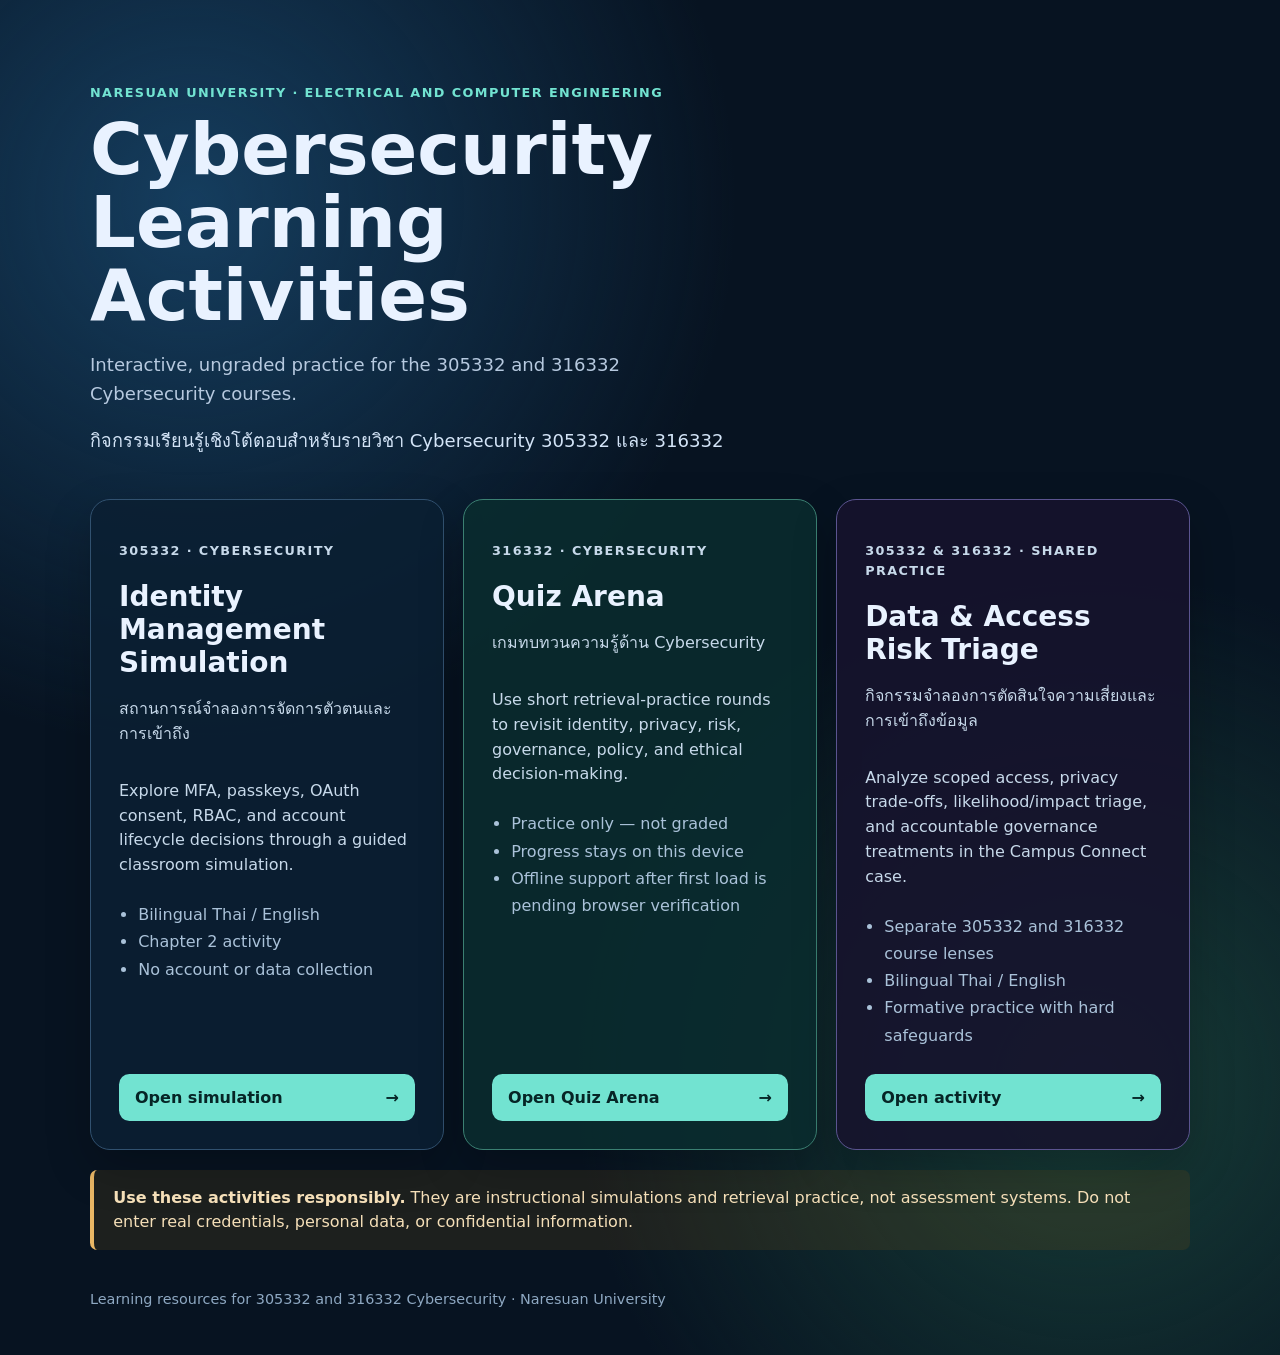
<file: index.html>
<!doctype html>
<html lang="en">
<head>
  <meta charset="utf-8">
  <meta name="viewport" content="width=device-width, initial-scale=1">
  <title>NU Cybersecurity Learning Activities</title>
  <link rel="stylesheet" href="styles.css">
</head>
<body>
  <main class="shell">
    <header class="hero">
      <p class="eyebrow">Naresuan University · Electrical and Computer Engineering</p>
      <h1>Cybersecurity Learning Activities</h1>
      <p class="lede">Interactive, ungraded practice for the 305332 and 316332 Cybersecurity courses.</p>
      <p class="lede th" lang="th">กิจกรรมเรียนรู้เชิงโต้ตอบสำหรับรายวิชา Cybersecurity 305332 และ 316332</p>
    </header>

    <section class="activities" aria-label="Learning activities">
      <article class="card card-identity">
        <p class="course">305332 · Cybersecurity</p>
        <h2>Identity Management Simulation</h2>
        <p class="thai" lang="th">สถานการณ์จำลองการจัดการตัวตนและการเข้าถึง</p>
        <p>Explore MFA, passkeys, OAuth consent, RBAC, and account lifecycle decisions through a guided classroom simulation.</p>
        <ul>
          <li>Bilingual Thai / English</li>
          <li>Chapter 2 activity</li>
          <li>No account or data collection</li>
        </ul>
        <a class="launch" href="305332-identity-management/">Open simulation <span aria-hidden="true">→</span></a>
      </article>

      <article class="card card-quiz">
        <p class="course">316332 · Cybersecurity</p>
        <h2>Quiz Arena</h2>
        <p class="thai" lang="th">เกมทบทวนความรู้ด้าน Cybersecurity</p>
        <p>Use short retrieval-practice rounds to revisit identity, privacy, risk, governance, policy, and ethical decision-making.</p>
        <ul>
          <li>Practice only — not graded</li>
          <li>Progress stays on this device</li>
          <li>Offline support after first load is pending browser verification</li>
        </ul>
        <a class="launch" href="316332-quiz-arena/">Open Quiz Arena <span aria-hidden="true">→</span></a>
      </article>

      <article class="card card-triage">
        <p class="course">305332 &amp; 316332 · Shared Practice</p>
        <h2>Data &amp; Access Risk Triage</h2>
        <p class="thai" lang="th">กิจกรรมจำลองการตัดสินใจความเสี่ยงและการเข้าถึงข้อมูล</p>
        <p>Analyze scoped access, privacy trade-offs, likelihood/impact triage, and accountable governance treatments in the Campus Connect case.</p>
        <ul>
          <li>Separate 305332 and 316332 course lenses</li>
          <li>Bilingual Thai / English</li>
          <li>Formative practice with hard safeguards</li>
        </ul>
        <a class="launch" href="data-access-risk-triage/">Open activity <span aria-hidden="true">→</span></a>
      </article>
    </section>

    <aside class="notice">
      <strong>Use these activities responsibly.</strong> They are instructional simulations and retrieval practice, not assessment systems. Do not enter real credentials, personal data, or confidential information.
    </aside>

    <footer>Learning resources for 305332 and 316332 Cybersecurity · Naresuan University</footer>
  </main>
</body>
</html>
</file>
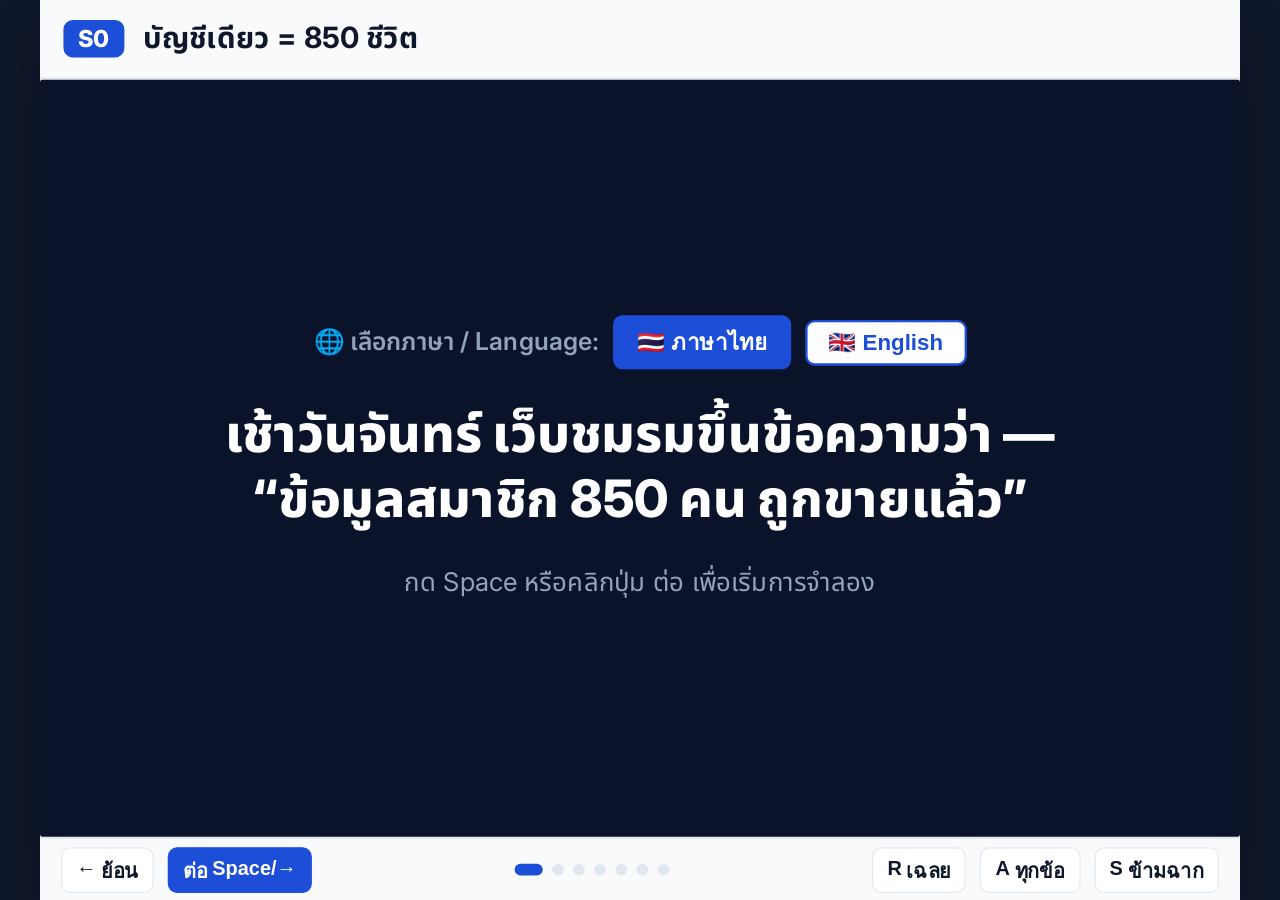
<file: 305332-identity-management/index.html>
<!DOCTYPE html>
<html lang="th">
<head>
<meta charset="utf-8">
<meta name="viewport" content="width=device-width,initial-scale=1">
<title>Sim 01 — Identity Management | Club Portal (305332)</title>
<link rel="preconnect" href="https://fonts.googleapis.com">
<link rel="preconnect" href="https://fonts.gstatic.com" crossorigin>
<link href="https://fonts.googleapis.com/css2?family=Inter:wght@400;500;600;700;800&family=Noto+Sans+Thai:wght@400;500;600;700;800&display=swap" rel="stylesheet">
<style>
/* ============ ธีมห้องเรียนสว่าง · จอ 4:3 (1024x768 logical) ============ */
:root {
  --bg-canvas: #0F172A;
  --bg: #FFFFFF;
  --ink: #0F172A;
  --muted: #475569;
  --line: #E2E8F0;
  --accent: #1D4ED8;
  --accent-light: #EFF6FF;
  --accent-hover: #1E40AF;
  --warn: #D97706;
  --warn-bg: #FEF3C7;
  --danger: #DC2626;
  --danger-bg: #FEE2E2;
  --safe: #16A34A;
  --safe-bg: #DCFCE7;
  --soft: #F8FAFC;
  --radius-sm: 8px;
  --radius-md: 12px;
  --radius-lg: 16px;
  --shadow-card: 0 4px 12px -2px rgba(15, 23, 42, 0.08), 0 2px 6px -1px rgba(15, 23, 42, 0.04);
}
* { box-sizing: border-box; margin: 0; padding: 0; }
html, body {
  height: 100%;
  background: var(--bg-canvas);
  overflow: hidden;
  font-family: "Inter", "Noto Sans Thai", -apple-system, BlinkMacSystemFont, "Leelawadee UI", "Segoe UI", sans-serif;
  color: var(--ink);
  -webkit-font-smoothing: antialiased;
}
#stage {
  position: absolute;
  left: 50%;
  top: 50%;
  width: 1024px;
  height: 768px;
  background: var(--bg);
  transform-origin: center center;
  display: flex;
  flex-direction: column;
  box-shadow: 0 25px 50px -12px rgba(0, 0, 0, 0.4);
  border-radius: 4px;
}

/* ---- แถบบน ---- */
#top {
  height: 68px;
  flex: 0 0 68px;
  border-bottom: 2px solid var(--line);
  display: flex;
  align-items: center;
  gap: 12px;
  padding: 0 20px;
  background: var(--soft);
}
#tag {
  font-weight: 800;
  font-size: 20px;
  background: var(--accent);
  color: #fff;
  padding: 4px 12px;
  border-radius: var(--radius-sm);
  letter-spacing: 0.5px;
}
#title {
  font-size: 25px;
  font-weight: 700;
  flex: 1;
  white-space: nowrap;
  overflow: hidden;
  text-overflow: ellipsis;
  color: var(--ink);
  padding: 0 4px;
}
#sceneNav {
  display: flex;
  align-items: center;
  gap: 8px;
  margin: 0 auto;
}
.scene-dot {
  width: 10px;
  height: 10px;
  border-radius: 50%;
  background: var(--line);
  cursor: pointer;
  transition: all 0.2s ease;
}
.scene-dot.active {
  width: 24px;
  border-radius: 6px;
  background: var(--accent);
}
.pill-btn {
  font-size: 17px;
  font-weight: 700;
  border: 2px solid var(--accent);
  color: var(--accent);
  background: #fff;
  padding: 4px 12px;
  border-radius: var(--radius-sm);
  cursor: pointer;
  transition: all 0.15s ease;
  user-select: none;
}
.pill-btn:hover { background: var(--accent); color: #fff; }
.pill-btn.active { background: var(--accent); color: #fff; }

/* ---- ส่วนเนื้อหา ---- */
#main {
  flex: 1;
  padding: 24px 38px;
  overflow: hidden;
  display: flex;
  flex-direction: column;
  justify-content: center;
  position: relative;
}
h1 { font-size: 42px; line-height: 1.25; margin-bottom: 16px; font-weight: 800; }
h2 { font-size: 32px; line-height: 1.3; margin-bottom: 14px; font-weight: 700; color: var(--ink); }
p, li, td, th { font-size: 26px; line-height: 1.45; }
.small { font-size: 22px; color: var(--muted); }
ul { padding-left: 32px; }
li { margin-bottom: 10px; }
.center { text-align: center; }
.dark {
  background: #0B132B;
  color: #fff;
  justify-content: center;
  align-items: center;
  border-radius: 2px;
}
.dark h1 { color: #fff; }
.big { font-size: 110px; font-weight: 800; color: var(--danger); line-height: 1; letter-spacing: -2px; }
.blink { animation: bl 1s steps(2,end) infinite; }
@keyframes bl { 50% { opacity: .25; } }

/* ---- การ์ดตัวเลือก ---- */
.opt {
  display: flex;
  gap: 16px;
  align-items: center;
  border: 2px solid var(--line);
  border-radius: var(--radius-md);
  padding: 10px 18px;
  margin-bottom: 10px;
  background: #fff;
  box-shadow: var(--shadow-card);
  transition: all 0.2s cubic-bezier(0.16, 1, 0.3, 1);
  cursor: pointer;
}
.opt:hover { border-color: #93C5FD; transform: translateY(-1px); }
.opt .n {
  flex: 0 0 44px;
  height: 44px;
  border-radius: var(--radius-sm);
  background: var(--soft);
  border: 2px solid var(--line);
  display: flex;
  align-items: center;
  justify-content: center;
  font-size: 24px;
  font-weight: 800;
  color: var(--ink);
}
.opt .lb { flex: 1; font-size: 25px; line-height: 1.35; font-weight: 600; }
.opt .meta {
  font-size: 20px;
  color: var(--muted);
  white-space: nowrap;
  font-weight: 500;
  background: var(--soft);
  padding: 4px 10px;
  border-radius: 6px;
}
.opt.picked { border-color: var(--accent); background: #EFF6FF; }
.opt.picked .n { background: var(--accent); color: #fff; border-color: var(--accent); }
.opt.dead { border-color: #F87171; background: #FEF2F2; opacity: 0.85; }
.opt.dead .n { background: #EF4444; color: #fff; border-color: #DC2626; }
.opt.alive { border-color: #4ADE80; background: #F0FDF4; font-weight: 700; }
.opt.alive .n { background: #22C55E; color: #fff; border-color: #16A34A; }

/* ---- ตาราง ---- */
table { width: 100%; border-collapse: collapse; margin-top: 10px; }
th, td { border: 1px solid var(--line); padding: 8px 10px; text-align: center; font-size: 23px; }
th { background: var(--soft); font-weight: 700; color: var(--ink); }
td.rowh, th.rowh { text-align: left; font-weight: 700; background: #FAFAFA; }
td.cell { cursor: pointer; user-select: none; font-size: 25px; transition: background 0.15s; }
td.cell:hover { background: #E0E7FF; }
td.on { background: #DCFCE7; color: var(--safe); font-weight: 800; }
td.over { background: #FEE2E2; color: var(--danger); font-weight: 800; }
.ok { color: var(--safe); font-weight: 800; }
.no { color: var(--danger); font-weight: 800; }

/* ---- กล่องเน้น (Highlight Boxes) ---- */
.box {
  border-left: 6px solid var(--accent);
  background: var(--accent-light);
  padding: 12px 18px;
  margin-top: 14px;
  font-size: 25px;
  border-radius: 0 var(--radius-sm) var(--radius-sm) 0;
  line-height: 1.4;
}
.box.w { border-color: var(--warn); background: var(--warn-bg); }
.box.d { border-color: var(--danger); background: var(--danger-bg); }
.box.s { border-color: var(--safe); background: var(--safe-bg); }

/* ---- Passkey Animation (S1b) ---- */
.flow {
  display: flex;
  align-items: center;
  justify-content: space-between;
  gap: 14px;
  margin: 18px 0;
  position: relative;
}
.node {
  flex: 0 0 250px;
  border: 3px solid var(--line);
  border-radius: var(--radius-lg);
  padding: 14px;
  text-align: center;
  background: #fff;
  box-shadow: var(--shadow-card);
  position: relative;
}
.node.highlight-node {
  border-color: var(--accent);
  box-shadow: 0 0 0 4px rgba(29, 78, 216, 0.15);
}
.node .ic { font-size: 54px; line-height: 1.1; }
.node .nm { font-size: 22px; font-weight: 700; margin-top: 4px; }
.node .sub-tag { font-size: 15px; color: var(--muted); font-weight: 500; }
.arrow-container {
  flex: 1;
  text-align: center;
  font-size: 22px;
  color: var(--accent);
  font-weight: 700;
  position: relative;
  padding: 10px 0;
}
.arrow-line {
  height: 6px;
  background: #CBD5E1;
  border-radius: 3px;
  margin-top: 8px;
  position: relative;
  overflow: hidden;
}
.arrow-line-fill {
  position: absolute;
  top: 0;
  left: 0;
  height: 100%;
  width: 100%;
  background: linear-gradient(90deg, #3B82F6, #1D4ED8);
  animation: stream 1.2s cubic-bezier(0.4, 0, 0.2, 1) infinite;
}
@keyframes stream {
  0% { transform: translateX(-100%); }
  100% { transform: translateX(100%); }
}
.key {
  display: inline-block;
  border-radius: 6px;
  padding: 4px 10px;
  font-size: 22px;
  font-weight: 700;
  margin: 2px 4px;
}
.key.priv { background: var(--danger-bg); color: var(--danger); border: 2px solid var(--danger); }
.key.pub { background: var(--safe-bg); color: var(--safe); border: 2px solid var(--safe); }
.fade { animation: fi .35s ease-out; }
@keyframes fi { from { opacity: 0; transform: translateY(6px); } to { opacity: 1; transform: none; } }

/* ---- แถบล่าง & Touch Controls ---- */
#bot {
  height: 54px;
  flex: 0 0 54px;
  border-top: 2px solid var(--line);
  background: var(--soft);
  display: flex;
  align-items: center;
  gap: 12px;
  padding: 0 18px;
  font-size: 18px;
  color: var(--muted);
  user-select: none;
}
#bot.hide { display: none; }
.nav-btn {
  display: inline-flex;
  align-items: center;
  justify-content: center;
  gap: 4px;
  background: #fff;
  border: 1px solid var(--line);
  padding: 5px 12px;
  border-radius: var(--radius-sm);
  font-weight: 700;
  font-size: 17px;
  color: var(--ink);
  cursor: pointer;
  transition: all 0.15s ease;
}
.nav-btn:hover { background: #F1F5F9; border-color: #94A3B8; }
.nav-btn.primary { background: var(--accent); color: #fff; border-color: var(--accent); }
.nav-btn.primary:hover { background: var(--accent-hover); }

/* ---- โมดัล CSF ---- */
#modal {
  position: absolute;
  inset: 0;
  background: rgba(15, 23, 42, 0.82);
  backdrop-filter: blur(6px);
  display: none;
  align-items: center;
  justify-content: center;
  padding: 50px;
  z-index: 100;
}
#modal.on { display: flex; }
#modal .card {
  background: #fff;
  border-radius: var(--radius-lg);
  padding: 30px 36px;
  max-width: 840px;
  box-shadow: 0 20px 25px -5px rgba(0, 0, 0, 0.3);
}
#modal h2 { color: var(--accent); margin-bottom: 16px; font-size: 28px; }
#modal li { font-size: 23px; margin-bottom: 12px; }
.badge-csf {
  display: inline-block;
  background: var(--accent-light);
  color: var(--accent);
  border: 1px solid #BFDBFE;
  padding: 2px 8px;
  border-radius: 4px;
  font-weight: 800;
  margin-right: 6px;
}
</style>
</head>
<body>
<div id="stage">
  <div id="top">
    <span id="tag">S0</span>
    <span id="title"></span>
    <button class="pill-btn" id="csf" onclick="toggleModal()">NIST CSF</button>
  </div>
  <div id="main"></div>
  <div id="bot">
    <button class="nav-btn" onclick="prev()"><b>←</b> <span id="lblPrev">ย้อน</span></button>
    <button class="nav-btn primary" onclick="next()"><span id="lblNext">ต่อ</span> <b>Space/→</b></button>
    <div id="sceneNav"></div>
    <button class="nav-btn" onclick="actionKey('r')"><b>R</b> <span id="lblReveal">เฉลย</span></button>
    <button class="nav-btn" onclick="actionKey('a')"><b>A</b> <span id="lblAll">ทุกข้อ</span></button>
    <button class="nav-btn" onclick="actionKey('s')"><b>S</b> <span id="lblSkip">ข้ามฉาก</span></button>
  </div>
  <div id="modal" onclick="toggleModal()"><div class="card" id="modalBody"></div></div>
</div>

<script>
/* =====================================================================
   ★★★ บล็อกเนื้อหา (305332 Chapter 2: Identity Management) ★★★
   ทุกข้อความเป็น {th:"ไทย", en:"English (CEFR B1)"}
   ===================================================================== */
const CSF_DICT = {
 "PR.AA-01":{th:"จัดการ identity และ credential ของผู้ใช้ บริการ และอุปกรณ์",en:"Identities and credentials for users, services, and hardware are managed"},
 "PR.AA-02":{th:"ผูก identity กับ credential ตามระดับความเสี่ยงของบริบท (SP 800-63-4 IAL/AAL)",en:"Identities are proofed and bound to credentials (SP 800-63-4 IAL/AAL)"},
 "PR.AA-03":{th:"ยืนยันตัวตนของผู้ใช้ บริการ และอุปกรณ์",en:"Users, services, and hardware are authenticated"},
 "PR.AA-04":{th:"ปกป้อง ส่ง และตรวจสอบ identity assertion",en:"Identity assertions are protected, conveyed, and verified"},
 "PR.AA-05":{th:"กำหนดและทบทวนสิทธิ์ตามหลัก least privilege และ separation of duties",en:"Access permissions follow least privilege and separation of duties"},
 "GV.SC-04":{th:"ระบุและจัดลำดับความสำคัญของ supplier / third party",en:"Suppliers and third parties are known and prioritized by risk"},
 "GV.SC-07":{th:"ติดตามความเสี่ยงของ supplier ตลอดความสัมพันธ์",en:"Supplier risk is monitored over the whole relationship"},
 "ID.AM-01":{th:"มีรายการ asset ที่องค์กรดูแล",en:"Inventories of hardware are maintained"},
 "ID.AM-04":{th:"มีรายการบริการภายนอกที่เชื่อมต่ออยู่",en:"Inventories of external services are maintained"},
 "ID.RA-05":{th:"ประเมินภัยคุกคามและช่องโหว่เพื่อจัดลำดับการรับมือ",en:"Threats and vulnerabilities are used to prioritize response"}
};

const CONTENT = {
 meta:{ id:"sim01-identity", ratio:"4:3",
   course:{th:"305332 ความมั่นคงปลอดภัยไซเบอร์ (บทที่ 2)",en:"305332 Cybersecurity (Chapter 2)"},
   org:{th:"ชมรมพัฒนาเว็บและเทคโนโลยี",en:"Web & Tech Club"} },
 scenes:[

 /* ---------------- S0 HOOK ---------------- */
 { id:"S0", type:"hook", budget:4, csf:[],
   title:{th:"บัญชีเดียว = 850 ชีวิต",en:"One account = 850 people"},
   beats:[
    { dark:true, big:{th:"เช้าวันจันทร์ เว็บชมรมขึ้นข้อความว่า —<br>“ข้อมูลสมาชิก 850 คน ถูกขายแล้ว”",
                      en:"Monday morning. The club website says —<br>“Data of 850 members is now for sale.”"} },
    { stats:true, head:{th:"Club Portal มีอะไรอยู่ข้างใน",en:"What the Club Portal holds"} },
    { q:{th:"ผู้โจมตีต้องเจาะกี่อย่าง ถึงจะได้ทั้งหมดนี้?",en:"How many things must an attacker break to get all of this?"},
      hint:{th:"รับคำตอบ 2–3 คน ก่อนกด Space หรือปุ่ม ต่อ",en:"Take 2–3 answers before pressing Space or Next"} },
    { answer:"1", line:{th:"หนึ่ง. บัญชีเดียว.",en:"One. A single account."},
      sub:{th:"Identity is the new perimeter — ตัวตนคือด่านหน้าใหม่ของระบบ",en:"Identity is the new perimeter — the frontline of security."} }
   ],
   ask:{th:"ถาม: ผู้โจมตีต้องเจาะกี่อย่าง?",en:"Ask: how many things must be broken?"} },

 /* ---------------- S1 MFA CHOICE ---------------- */
 { id:"S1", type:"choice", budget:10, csf:["PR.AA-03","PR.AA-01","ID.RA-05"],
   title:{th:"เลือกวิธียืนยันตัวตนให้บัญชีประธานชมรม",en:"Choose the login protection for the club president"},
   brief:{th:"มีน่าเป็นประธานชมรม บัญชีของเธอเข้าถึงได้ทุกอย่าง งบชมรมมีจำกัด และสมาชิกบางคนใช้มือถือรุ่นเก่า — ห้องนี้จะเลือกวิธีไหน?",
          en:"Meena is the club president. Her account can reach everything. The club budget is small and some members use old phones. What does this room choose?"},
   options:[
    {n:1,label:{th:"รหัสผ่านยาว 16 ตัว ไม่ซ้ำใคร (ไม่มี MFA)",en:"A long unique 16-character password (no MFA)"},cost:"ฟรี",ux:5},
    {n:2,label:{th:"SMS OTP ส่งเข้ามือถือ",en:"SMS OTP sent to a phone"},cost:"ฟรี",ux:4},
    {n:3,label:{th:"Authenticator App แบบกด Approve (push)",en:"Authenticator app with push approval"},cost:"ฟรี",ux:4},
    {n:4,label:{th:"Passkey / Security Key (FIDO2 / AAL3)",en:"Passkey / Security key (FIDO2 / AAL3)"},cost:"฿0–900",ux:3}
   ],
   replays:[
    {name:{th:"SIM Swap Attack",en:"SIM Swap Attack"},
     story:{th:"คนร้ายไม่ได้แฮกมือถือมีน่า เขาเดินเข้าร้านค่ายมือถือพร้อมเอกสารปลอม ขอซิมใหม่ แล้วดักรับ OTP ของเธอไป",
            en:"The attacker did not hack the phone. He walked into a carrier shop with fake papers, requested a new SIM, and hijacked her OTP."},
     survives:[3,4]},
    {name:{th:"MFA Fatigue (Push Spam)",en:"MFA Fatigue (Push Spam)"},
     story:{th:"ตีสอง มีการส่ง push แจ้งเตือนรัว 40 ครั้งติดกัน มีน่ากดผ่านเพราะง่วงและรำคาญจนเผลอ approve ให้คนร้าย",
            en:"2 a.m. The attacker triggers 40 push notifications in a row. Meena taps “approve” half-asleep just to stop the buzzing."},
     survives:[4]},
    {name:{th:"AiTM Phishing (Adversary-in-the-Middle)",en:"AiTM Phishing (Adversary-in-the-Middle)"},
     story:{th:"เว็บปลอม club-portal.co หน้าตาเหมือนจริง ดักทั้งรหัสผ่านและ OTP แบบเรียลไทม์ แล้วนำ session token ไปสวมรอย",
            en:"A proxy reverse-phishing site club-portal.co steals password and OTP live, relaying them to the real site to steal the session token."},
     survives:[4]}
   ],
   reveal:{th:"ข้อ 2 และ 3 ยังดีกว่าไม่มีอะไรมาก — แต่มีแค่ข้อ 4 (Passkey) ที่กัน phishing ได้ด้วยการออกแบบทางคณิตศาสตร์ (Origin Binding) ไม่ใช่หวังพึ่งความระวังของมนุษย์",
           en:"Options 2 and 3 are better than nothing. But only option 4 (Passkey) stops phishing mathematically by design (Origin Binding), not by relying on human vigilance."},
   ask:{th:"ถามสะพาน: ทำไม Passkey จึงทนทานต่อ phishing?",en:"Bridge: why is Passkey phishing-resistant?"} },

 /* ---------------- S1b PASSKEY ANIMATION ---------------- */
 { id:"S1b", type:"animation", budget:5, csf:["PR.AA-03","PR.AA-04"],
   title:{th:"Passkey / FIDO2 ทำงานอย่างไร (Asymmetric Flow)",en:"How Passkey / FIDO2 works (Asymmetric Flow)"},
   beats:[
    {head:{th:"บีต 1 — ตอนสมัคร: สร้างคู่กุญแจ (Keypair Generation)",en:"Beat 1 — Sign-up: key pair generation"},
     left:{ic:"📱",nm:{th:"อุปกรณ์ของผู้ใช้ (Secure Enclave)",en:"User Device (Secure Enclave)"}},
     right:{ic:"🖥️",nm:{th:"เซิร์ฟเวอร์ Club Portal",en:"Club Portal Server"}},
     arrow:{th:"ส่งเฉพาะ Public Key ไปบันทึก →",en:"Send Public Key only →"},
     bullets:[
      {th:"อุปกรณ์สร้างคู่กุญแจใหม่ 1 คู่ <b>ผูกกับโดเมนเว็บนี้เท่านั้น (Origin Bound)</b>",en:"The device generates a key pair <b>bound exclusively to this origin</b>"},
      {th:"<span class='key priv'>Private key</span> ถูกกักในชิปปลอดภัย (TPM / Secure Enclave) — <b>ออกจากเครื่องไม่ได้เด็ดขาด</b>",en:"<span class='key priv'>Private key</span> is locked in secure hardware — <b>it never leaves the device</b>"},
      {th:"<span class='key pub'>Public key</span> ส่งไปเก็บที่เซิร์ฟเวอร์ — หลุดออกไปก็ใช้ล็อกอินแทนไม่ได้",en:"<span class='key pub'>Public key</span> is registered on the server — completely harmless if leaked"}]},
    {head:{th:"บีต 2 — ล็อกอิน: เซิร์ฟเวอร์ส่งโจทย์ (Challenge-Response)",en:"Beat 2 — Login: server issues a challenge"},
     left:{ic:"📱",nm:{th:"อุปกรณ์ของผู้ใช้",en:"User Device"}},
     right:{ic:"🖥️",nm:{th:"เซิร์ฟเวอร์ Club Portal",en:"Club Portal Server"}},
     arrow:{th:"← ส่ง Nonce Challenge สุ่มสด",en:"← Sends random fresh Challenge"},
     bullets:[
      {th:"เซิร์ฟเวอร์สุ่มตัวเลขความยาวสูง เรียกว่า <b>Cryptographic Challenge</b>",en:"The server creates a high-entropy random number called a <b>challenge</b>"},
      {th:"ใช้ได้ <b>ครั้งเดียวแล้วทิ้ง (Replay Protection)</b> ดักซ้ำไม่ได้",en:"It is <b>strictly one-time use</b> — replay attacks are impossible"}]},
    {head:{th:"บีต 3 — เครื่องเซ็นชื่อ: ปลดล็อกด้วยไบโอเมตริก",en:"Beat 3 — Device signs: biometric unlocks key"},
     left:{ic:"👆",nm:{th:"ลายนิ้วมือ / FaceID / PIN",en:"Biometric / PIN"},highlight:true},
     right:{ic:"✍️",nm:{th:"ชิปเซ็นรับรอง (Signature)",en:"Chip Signs Challenge"}},
     arrow:{th:"ส่ง Signature กลับไปยังเซิร์ฟเวอร์ →",en:"Send cryptographic signature back →"},
     bullets:[
      {th:"ลายนิ้วมือหรือใบหน้าทำหน้าที่ <b>ปลดล็อกสิทธิ์ใช้งานกุญแจในเครื่อง</b> — ไม่เคยถูกส่งผ่านเน็ต",en:"Biometrics only <b>authorise local key usage</b> — biometric data never travels over the network"},
      {th:"ส่งกลับเฉพาะ Signature ที่คำนวณจาก Private Key — <b>ไม่มี Shared Secret ให้ดักขโมย</b>",en:"Only the digital signature travels over the wire — <b>zero shared secret to sniff</b>"}]},
    {head:{th:"บีต 4 — เซิร์ฟเวอร์ตรวจรับรอง (Signature Verification)",en:"Beat 4 — Server verifies signature"},
     left:{ic:"✍️",nm:{th:"Signature + Challenge",en:"Signature + Challenge"}},
     right:{ic:"🔓",nm:{th:"ตรวจคู่กับ Public Key",en:"Verify with stored Public Key"}},
     arrow:{th:"ถอดรหัสตรงกัน = ผ่าน ✔",en:"Mathematical match = Authenticated ✔"},
     bullets:[
      {th:"เซิร์ฟเวอร์นำ Public Key ที่บันทึกไว้มาตรวจ — ยืนยันตัวตนสำเร็จโดยไม่มีการส่งรหัสผ่าน",en:"The server verifies the math with the stored public key — login succeeds with zero shared secret"},
      {th:"Challenge ถูกทำลายทิ้งทันที — ผู้ดักฟังนำผลลัพธ์ไปใช้ซ้ำไม่ได้",en:"Challenge is immediately invalidated — complete replay resistance"}]},
    {head:{th:"บีต 5 — ทำไม Phishing ถึงพังพินาศ ⭐",en:"Beat 5 — Why phishing fails completely ⭐"},
     left:{ic:"🎣",nm:{th:"club-portal.co (เว็บปลอม)",en:"club-portal.co (Phishing Site)"}},
     right:{ic:"⛔",nm:{th:"เบราว์เซอร์ปฏิเสธคำขอ",en:"Browser Refuses Challenge"}},
     arrow:{th:"Origin ไม่ตรง — เบราว์เซอร์บล็อกทันที",en:"Origin mismatch — blocked automatically"},
     bullets:[
      {th:"เบราว์เซอร์ตรวจสอบโดเมนในระดับ Client: <code>club-portal.co</code> ≠ <code>club-portal.ac.th</code>",en:"The browser checks the origin natively: <code>club-portal.co</code> ≠ <code>club-portal.ac.th</code>"},
      {th:"เบราว์เซอร์ปฏิเสธไม่ส่งคู่กุญแจเด็ดขาด <b>ผู้ใช้กดพลาดแค่ไหน ระบบก็ป้องกันให้เอง</b>",en:"The browser refuses to sign. <b>Even if the user is completely tricked, authentication fails safely</b>"},
      {th:"สอดคล้องกับมาตรฐาน <b>NIST SP 800-63B ระดับ AAL3 (Phishing Resistance)</b>",en:"Complies with <b>NIST SP 800-63B AAL3 (Phishing-Resistant Authenticator)</b>"}]}
   ],
   terms:[
    {t:"Asymmetric Cryptography",d:{th:"ระบบกุญแจสาธารณะ-กุญแจส่วนตัว (Public/Private Key)",en:"Public/Private key cryptography for decoupled validation"}},
    {t:"Challenge–Response",d:{th:"พิสูจน์การถือกุญแจลับโดยไม่ต้องส่งกุญแจลับข้ามเครือข่าย",en:"Prove knowledge of a secret without transmitting the secret"}},
    {t:"Origin Binding",d:{th:"credential ผูกติดกับ Domain Name แท้จริง เบราว์เซอร์บล็อกเว็บปลอมเอง",en:"Credential is cryptographically bound to the real domain origin"}},
    {t:"No Shared Secret",d:{th:"ไม่มีรหัสผ่านหรือตัวเลขลับบนเซิร์ฟเวอร์ ฐานข้อมูลหลุดก็ไม่มีความลับให้ใช้",en:"No shared secret stored on the server — server compromise yields no passwords"}},
    {t:"NIST SP 800-63B (AAL3)",d:{th:"เกณฑ์การยืนยันตัวตนระดับสูงสุดที่ทนทานต่อ phishing ทุกรูปแบบ",en:"Highest authentication assurance level with mandatory phishing resistance"}}
   ],
   ask:{th:"ถาม: ลายนิ้วมือถูกส่งเข้าเซิร์ฟเวอร์ไหม? · หากโทรศัพท์หายต้องทำอย่างไร?",en:"Ask: is biometric data sent? · What happens if the device is lost?"} },

 /* ---------------- S2 OAUTH CONSENT ---------------- */
 { id:"S2", type:"consent", budget:8, csf:["GV.SC-04","GV.SC-07","PR.AA-05","ID.AM-04"],
   title:{th:"OAuth Consent Trap — แอปช่วยคัดรูปกิจกรรม",en:"OAuth consent trap — the event photo app"},
   brief:{th:"ปาล์ม (เว็บแอดมิน) พบแอป <b>ClubPhoto AI</b> ที่คัดแยกรูปกิจกรรมให้อัตโนมัติ รีวิว 4.8 ดาว มีผู้ใช้ 50,000 คน จึงกด “เชื่อมต่อกับบัญชี Google Workspace ของชมรม”",
          en:"Palm (web admin) finds <b>ClubPhoto AI</b>. It sorts event photos automatically. Rated 4.8 with 50,000 users. He clicks “Connect with Club Google Account”."},
   perms:[
    {th:"ดู คัดลอก และจัดการ <b>ไฟล์ทั้งหมด</b> ใน Google Drive",en:"See, copy, and manage <b>all files</b> in Google Drive"},
    {th:"<b>ส่งอีเมลในนามบัญชีของคุณ</b> (Send email on your behalf)",en:"<b>Send email on your behalf</b>"},
    {th:"เข้าถึงรายชื่อผู้ติดต่อและข้อมูลสมาชิกทั้งหมด",en:"Access all contacts and membership directory"},
    {th:"เข้าถึงข้อมูลตลอดเวลา แม้คุณจะไม่ได้เปิดใช้งาน (Offline access / Refresh Token)",en:"Access data continuously even when you are offline (Refresh Token)"}
   ],
   options:[
    {n:1,label:{th:"อนุมัติทั้งหมด — รีวิวดีตั้ง 4.8 ดาว มีผู้ใช้หลายหมื่นคน",en:"Approve all — rated 4.8 stars with tens of thousands of users"}},
    {n:2,label:{th:"ปฏิเสธ — ยกเลิกการใช้แอปตัวนี้ไปเลย",en:"Deny — reject using this third-party app entirely"}},
    {n:3,label:{th:"อนุมัติแบบจำกัดสิทธิ์ (Narrow Scope) — อ่านอย่างเดียว เฉพาะโฟลเดอร์รูป",en:"Approve narrow scope — read-only access limited to photo folder"}},
    {n:4,label:{th:"อนุมัติด้วย <b>Service Account แยกเฉพาะ</b> ที่ไม่มีไฟล์สำคัญอื่นเลย",en:"Approve via a <b>dedicated service account</b> with isolated blast radius"}}
   ],
   outcomes:[
    {n:1,ok:false,text:{th:"3 สัปดาห์ต่อมา แอปถูกขายให้บุคคลภายนอก ผู้ซื้อนำ Refresh Token ที่ฝังอยู่ในระบบไปดาวน์โหลดไฟล์งบประมาณ และส่งอีเมลหลอกลวงสมาชิก 850 คน",
                        en:"Three weeks later the app is acquired. The new owner leverages existing refresh tokens to exfiltrate budget spreadsheets and email phishing lures to all 850 members."}},
    {n:2,ok:true,text:{th:"ปลอดภัยสูงสุด แต่ปาล์มต้องนั่งคัดรูปด้วยตนเอง 6 ชั่วโมง — ความปลอดภัยมักมี trade-off ด้านภาระงาน",
                        en:"Maximum security, but Palm spends 6 manual hours sorting photos. Security involves real operational trade-offs."}},
    {n:3,ok:true,text:{th:"ทางเลือกที่ได้สัดส่วน — ได้ใช้ฟีเจอร์ AI และหากเกิดเหตุรั่วไหล ความเสียหายจะจำกัดอยู่แค่โฟลเดอร์รูปภาพงานเดียว",
                        en:"Proportionate choice. Benefit achieved while containment restricts damage strictly to the photo folder."}},
    {n:4,ok:true,text:{th:"ยอดเยี่ยมตามหลักสถาปัตยกรรม — จำกัด Blast Radius ชัดเจน แม้แอปถูกเจาะ ข้อมูลชมรมส่วนอื่นก็ไม่ถูกกระทบเลย",
                        en:"Architectural best practice — enforces strict blast radius containment. Even if compromised, main club assets remain untouched."}}
   ],
   reveal:{th:"การกด Approve ใน OAuth คือการมอบ กุญแจยาวนาน (Delegated Authority) ไม่ใช่การอนุญาตชั่วคราว · Token ไม่หมดอายุจนกว่าจะ revoke · องค์กรต้องมี “Inventory of Connected Apps” และทบทวนสม่ำเสมอ (GV.SC-07)",
           en:"An OAuth Approve click delegates long-term authority, not a temporary peek. Refresh tokens persist until explicitly revoked. Regular app audits are vital (GV.SC-07)."},
   ask:{th:"ถาม: มีใครเคยตรวจหน้า “แอปที่เชื่อมต่ออยู่” ในบัญชีตนเองบ้าง?",en:"Ask: when did you last audit your connected apps?"} },

 /* ---------------- S3 RBAC MATRIX ---------------- */
 { id:"S3", type:"matrix", budget:10, csf:["PR.AA-05"],
   title:{th:"RBAC & Least Privilege — ใครควรได้สิทธิ์อะไร",en:"RBAC & least privilege — who gets what"},
   roles:[{th:"ประธาน",en:"President"},{th:"เหรัญญิก",en:"Treasurer"},{th:"เว็บแอดมิน",en:"Web admin"},
          {th:"ฝ่ายกิจกรรม",en:"Events team"},{th:"สมาชิกทั่วไป",en:"Member"},{th:"ศิษย์เก่า",en:"Alumni"}],
   perms:[{th:"ดูรายชื่อ",en:"View list"},{th:"แก้ข้อมูลสมาชิก",en:"Edit member"},{th:"ดูบัญชีเงิน",en:"View finance"},
          {th:"อนุมัติจ่าย",en:"Approve pay"},{th:"โพสต์หน้าเว็บ",en:"Post to site"},{th:"Export ทั้งหมด",en:"Export all"}],
   /* 1 = ต้องใช้จริงตามหน้าที่งาน (needed) */
   needed:[[1,0,1,1,0,0],[0,0,1,1,0,0],[0,0,0,0,1,0],[1,0,0,0,0,0],[0,0,0,0,0,0],[0,0,0,0,0,0]],
   plans:[
    {k:"A",name:{th:"แผน A — ให้ง่ายไว้ก่อน (Flat Permissions)",en:"Plan A — make it easy (Flat Permissions)"},
     desc:{th:"กรรมการทุกคนได้สิทธิ์เท่ากันหมด ทำงานคล่อง ไม่ต้องรออนุมัติ",en:"Every committee member gets full rights. Zero bottlenecks."},
     grant:[[1,1,1,1,1,1],[1,1,1,1,1,1],[1,1,1,1,1,1],[1,1,1,1,1,1],[1,0,0,0,0,0],[1,0,0,0,0,0]]},
    {k:"B",name:{th:"แผน B — ให้ตามชื่อตำแหน่ง (Role-by-Title)",en:"Plan B — grant by job title"},
     desc:{th:"ประธานได้สิทธิ์เต็ม เหรัญญิกได้เรื่องเงิน แอดมินได้ระบบ",en:"President gets all, treasurer gets finance, admin gets site."},
     grant:[[1,1,1,1,1,1],[1,0,1,1,0,1],[1,1,0,0,1,1],[1,1,0,0,1,0],[1,0,0,0,0,0],[1,0,0,0,0,0]]},
    {k:"C",name:{th:"แผน C — สิทธิ์ตามภารกิจจริง + Dual Control",en:"Plan C — task-based least privilege"},
     desc:{th:"ให้เฉพาะงานที่ทำจริง + การ Export ข้อมูลต้องใช้ 2 คนอนุมัติ (Separation of Duties)",en:"Grant only task-critical rights; full export requires two-party approval (Separation of Duties)."},
     grant:[[1,0,1,1,0,1],[0,0,1,1,0,0],[0,0,0,0,1,0],[1,0,0,0,0,0],[0,0,0,0,0,0],[0,0,0,0,0,0]]}
   ],
   reveal:{th:"Least Privilege ไม่ได้แปลว่าเราไม่ไว้ใจเพื่อนร่วมงาน — แต่มันคือการคำนวณว่า “หากบัญชีของเพื่อนถูกยึด ความเสียหายจะถูกกักไว้ได้แค่ไหน” (Blast Radius Containment)",
           en:"Least privilege does not imply distrust — it limits the blast radius should any credential fall into adversary hands."},
   ask:{th:"ถาม: ทำไมศิษย์เก่าจึงไม่ควรมีสิทธิ์ดูรายชื่อสมาชิก?",en:"Ask: why should alumni lose directory access?"} },

 /* ---------------- S4 LEAVER + DEVICE ---------------- */
 { id:"S4", type:"order", budget:8, csf:["PR.AA-01","PR.AA-02","ID.AM-01"], optional:true,
   title:{th:"Offboarding & Machine Identity (ข้ามได้ด้วย S)",en:"Offboarding & machine identity (press S to skip)"},
   brief:{th:"มีน่าเรียนจบแล้วและส่งมอบงานให้ประธานคนใหม่เรียบร้อย — <b>กระบวนการจัดการตัวตนดิจิทัลของเธอต้องทำอะไรบ้าง และเรียงลำดับอย่างไร?</b>",
          en:"Meena has graduated and handed over duties. <b>What must happen to her digital identity, and in what precise order?</b>"},
   shuffled:[
    {th:"ปิดบัญชี (Disable) แต่ <b>ยังเก็บ Log และประวัติไว้</b> (ห้ามลบทิ้ง)",en:"Disable account but <b>preserve audit logs</b> (do not delete)"},
    {th:"Revoke และตัด Active Session ที่เปิดค้างอยู่ทุกอุปกรณ์ทันที",en:"Immediately revoke and terminate active sessions across all devices"},
    {th:"ตรวจสอบและเพิกถอนสิทธิ์ภายนอก: LINE กลุ่มแอดมิน, Instagram, บัญชีธนาคาร",en:"Audit & revoke external access: admin chat groups, social channels, banking"},
    {th:"ถอดถอน Passkey และอุปกรณ์ MFA Hardware ที่ผูกกับบัญชีออก",en:"De-register hardware passkeys and enrolled MFA authenticators"},
    {th:"โอนถ่ายสิทธิ์ความเป็นเจ้าของ (Ownership) ของเอกสารและไดรฟ์ไปยังประธานคนใหม่",en:"Transfer document and directory ownership to the incoming president"}
   ],
   correct:[1,3,4,0,2],
   device:{head:{th:"จุดพลิกสถานการณ์ — ตัวตนที่ไม่ใช่มนุษย์ (Machine Identities)",en:"Plot Twist — Non-Person Entities (Machine Identities)"},
     bullets:[
      {th:"แท็บเล็ตลงทะเบียนงาน <b>25 เครื่อง</b> ทุกเครื่องล็อกอินด้วยบัญชีเดียวกัน <code>checkin@club</code> รหัสผ่าน <code>Club2026</code>",en:"<b>25 borrowed registration tablets</b> share a single account <code>checkin@club</code>, password <code>Club2026</code>"},
      {th:"เครื่องอ่านบัตร RFID หน้าห้องชมรมยังคงใช้รหัสผู้ดูแล <b>Default จากโรงงาน</b>",en:"The door RFID controller still runs the <b>factory default administrator credential</b>"}],
     q:{th:"หากมีข้อมูลรั่วไหลจากระบบ check-in เราจะระบุตัวผู้กระทำได้หรือไม่?",en:"If a check-in record is breached, can we identify who did it?"},
     a:{th:"ไม่มีทางรู้ได้เลย — บัญชีรวมทำให้ Log ระบุได้เพียง “checkin@club ทำ” แต่ไม่รู้ว่าใครเป็นคนถือเครื่อง <b>ความรับผิดชอบ (Accountability Trace) สูญสลายไปทั้งหมด</b>",
        en:"Impossible. Shared accounts leave logs saying only 'checkin@club acted' — identity attribution and accountability are completely destroyed."}},
   reveal:{th:"Machine Identities (ระบบอัตโนมัติ, อุปกรณ์ IoT, Service Accounts) ต้องมีเจ้าของที่ชัดเจน, หมุนเวียนรหัสสม่ำเสมอ, และมี Log เฉพาะเครื่อง เช่นเดียวกับมนุษย์",
           en:"Machine identities (APIs, IoT, service accounts) require assigned owners, credential rotation, and distinct accountability just like human users."},
   ask:{th:"ถาม: ทำไมการลบบัญชีทันทีจึงเป็นข้อผิดพลาดร้ายแรง? (สูญเสีย Audit Log)",en:"Ask: why is immediate account deletion dangerous? (Loss of forensic logs)"} },

 /* ---------------- S5 WRAP ---------------- */
 { id:"S5", type:"wrap", budget:6, csf:["PR.AA-01","PR.AA-03","PR.AA-05","GV.SC-04"],
   title:{th:"สรุปบทเรียน + แผนที่ NIST CSF 2.0",en:"Summary + NIST CSF 2.0 map"},
   lessons:[
    {th:"ตัวตนคือด่านหน้าใหม่ — <b>เจาะได้หนึ่งบัญชี ผู้โจมตีอาจยึดได้ทั้งระบบ</b>",en:"Identity is the perimeter — <b>one compromised credential can bring down the entire system</b>"},
    {th:"<b>Phishing-Resistant MFA</b> (Passkey/FIDO2 / AAL3) ป้องกันภัยคุกคามที่รากฐาน แตกต่างจาก MFA ทั่วไป",en:"<b>Phishing-resistant MFA</b> (Passkey/FIDO2 / AAL3) solves the threat architecturally, unlike legacy MFA"},
    {th:"<b>ให้สิทธิ์เท่าที่จำเป็น (Least Privilege)</b> และ <b>เพิกถอนทันทีเมื่อหมดหน้าที่</b> ทั้งคนและเครื่องจักร",en:"<b>Enforce least privilege</b> and <b>reclaim access upon departure</b> for both humans and non-person entities"}
   ],
   coverage:[
    {f:"GV",n:{th:"Govern (การกำกับดูแล)",en:"Govern"},lv:2,next:{th:"Governance & Policies",en:"Governance & Policies"}},
    {f:"ID",n:{th:"Identify (การระบุและชี้ชัด)",en:"Identify"},lv:2,next:{th:"Risk Management",en:"Risk Management"}},
    {f:"PR",n:{th:"Protect (การป้องกัน)",en:"Protect"},lv:3,next:{th:"← บทที่ 2 ในคาบนี้",en:"← Chapter 2 today"}},
    {f:"DE",n:{th:"Detect (การตรวจจับ)",en:"Detect"},lv:1,next:{th:"Monitoring & Logging",en:"Monitoring & Logging"}},
    {f:"RS",n:{th:"Respond (การตอบสนอง)",en:"Respond"},lv:1,next:{th:"Incident Handling",en:"Incident Handling"}},
    {f:"RC",n:{th:"Recover (การฟื้นฟู)",en:"Recover"},lv:0,next:{th:"Business Continuity",en:"Business Continuity"}}
   ],
   close:{th:"ภารกิจสำรวจตนเอง: คืนนี้ลองเปิดหน้า 'แอปของบุคคลภายนอกที่เชื่อมต่ออยู่' ใน Google / Apple / Facebook ของตนเอง แล้วลบแอปที่ไม่ได้ใช้ออกไป",
          en:"Self-audit mission: Check your connected third-party apps in your personal Google/Apple/social accounts tonight and revoke unused tokens."},
   ask:{th:"ตาราง NIST CSF 2.0 นี้จะค่อย ๆ ถูกเติมเต็มในบทถัดไปของวิชา 305332",en:"This NIST CSF 2.0 map will be populated across upcoming 305332 chapters"} }
 ]
};
/* ===================== จบบล็อกเนื้อหา ===================== */

/* ============ ENGINE ============ */
const $ = id => document.getElementById(id);
const S = {
  i: 0, step: 0, lang: 'th', pick: {}, rev: {}, all: {}, plan: {}, grid: null, hide: false
};
const T = o => !o ? '' : (o[S.lang] || o.th || '');
const sc = () => CONTENT.scenes[S.i];

function steps(s) {
  switch(s.type) {
    case 'hook': return s.beats.length;
    case 'choice': return 2 + s.replays.length + 1;
    case 'animation': return s.beats.length + 1;
    case 'consent': return 5;
    case 'matrix': return 4;
    case 'order': return 4;
    case 'wrap': return 3;
  }
  return 1;
}

function fit() {
  const k = Math.min(innerWidth / 1024, innerHeight / 768);
  $('stage').style.transform = `translate(-50%,-50%) scale(${k})`;
}
addEventListener('resize', fit);

function save() {
  try { localStorage.setItem('sim01', JSON.stringify({ i: S.i, step: S.step, lang: S.lang })); } catch(e){}
}
function load() {
  try {
    const d = JSON.parse(localStorage.getItem('sim01'));
    if (d) { S.i = d.i || 0; S.step = d.step || 0; S.lang = d.lang || 'th'; }
  } catch(e){}
}

/* ---- Helpers ---- */
function optRow(o, cls, onclickStr) {
  return `<div class="opt ${cls || ''}" ${onclickStr ? `onclick="${onclickStr}"` : ''}>
    <div class="n">${o.n}</div>
    <div class="lb">${T(o.label)}</div>
    ${o.cost ? `<div class="meta">${o.cost} · UX ${'●'.repeat(o.ux)}${'○'.repeat(5-o.ux)}</div>` : ''}
  </div>`;
}

function pickBanner() {
  const p = S.pick[sc().id];
  return p ? `<div class="box"><b>${S.lang === 'th' ? 'ห้องเลือกข้อ' : 'The room chose option'} ${p}</b></div>` : '';
}

function updateSceneDots() {
  const c = $('sceneNav');
  c.innerHTML = CONTENT.scenes.map((s, idx) =>
    `<div class="scene-dot ${idx === S.i ? 'active' : ''}" title="${s.id}: ${T(s.title)}" onclick="goScene(${idx})"></div>`
  ).join('');
}

function updateLabels() {
  $('lblPrev').textContent = S.lang === 'th' ? 'ย้อน' : 'Back';
  $('lblNext').textContent = S.lang === 'th' ? 'ต่อ' : 'Next';
  $('lblReveal').textContent = S.lang === 'th' ? 'เฉลย' : 'Reveal';
  $('lblAll').textContent = S.lang === 'th' ? 'ทุกข้อ' : 'All';
  $('lblSkip').textContent = S.lang === 'th' ? 'ข้ามฉาก' : 'Skip';
}

/* ---- Render Engine ---- */
function render() {
  const s = sc(), st = S.step, m = $('main');
  m.className = '';
  let h = '';

  $('tag').textContent = s.id;
  $('title').textContent = T(s.title);
  $('csf').textContent = s.csf.length ? s.csf[0] : '—';
  $('csf').style.visibility = s.csf.length ? 'visible' : 'hidden';
  updateSceneDots();
  updateLabels();

  if (s.type === 'hook') {
    const b = s.beats[st];
    if (b.dark) {
      m.className = 'dark center';
      h = `
        <div class="fade" style="margin-bottom:28px;display:flex;align-items:center;justify-content:center;gap:12px;">
          <span style="font-size:21px;color:#94A3B8;font-weight:600">🌐 เลือกภาษา / Language:</span>
          <button class="pill-btn ${S.lang === 'th' ? 'active' : ''}" onclick="setLang('th')" style="font-size:19px;padding:6px 18px;cursor:pointer">🇹🇭 ภาษาไทย</button>
          <button class="pill-btn ${S.lang === 'en' ? 'active' : ''}" onclick="setLang('en')" style="font-size:19px;padding:6px 18px;cursor:pointer">🇬🇧 English</button>
        </div>
        <h1 class="fade" style="font-size:44px;max-width:880px;margin:0 auto">${T(b.big)}</h1>
        <p class="small" style="color:#94A3B8;margin-top:28px">
          ${S.lang === 'th' ? 'กด Space หรือคลิกปุ่ม ต่อ เพื่อเริ่มการจำลอง' : 'Press Space or click Next to begin simulation'}
        </p>`;
    } else if (b.stats) {
      h = `<h2>${T(b.head)}</h2>
        <table>
          <tr>
            <th>${S.lang === 'th' ? 'สมาชิกทั้งหมด' : 'Total Members'}</th>
            <th>${S.lang === 'th' ? 'งบประมาณชมรม' : 'Club Funds'}</th>
            <th>${S.lang === 'th' ? 'รูปกิจกรรม' : 'Event Photos'}</th>
            <th>${S.lang === 'th' ? 'บัญชี Root Admin' : 'Admin Accounts'}</th>
          </tr>
          <tr>
            <td>850 คน</td>
            <td>฿180,000</td>
            <td>12,000 ภาพ</td>
            <td class="big blink" style="font-size:52px;font-weight:800;color:var(--danger)">1 บัญชี</td>
          </tr>
        </table>
        <div class="box w" style="font-weight:600">${S.lang === 'th' ? 'ทั้งหมดนี้ถูกดูแลอยู่หลังระบบยืนยันตัวตนเพียงประตูเดียว' : 'All of these assets sit behind a single authentication gate.'}</div>`;
    } else if (b.q) {
      h = `<h1 class="center fade" style="font-size:44px">${T(b.q)}</h1>
           <p class="center small" style="margin-top:20px">${T(b.hint)}</p>`;
    } else {
      m.className = 'center';
      h = `<div class="big fade">${b.answer}</div>
           <h1 style="font-size:48px">${T(b.line)}</h1>
           <div class="box s center" style="display:inline-block;padding:12px 30px;font-weight:700">${T(b.sub)}</div>`;
    }
  }

  else if (s.type === 'choice') {
    if (st === 0) {
      h = `<h2>${S.lang === 'th' ? 'สถานการณ์ปัญหา' : 'The Situation'}</h2>
           <div class="box" style="font-size:27px;line-height:1.5">${T(s.brief)}</div>
           <p class="small" style="margin-top:20px">${S.lang === 'th' ? 'กด Space หรือปุ่ม ต่อ เพื่อดูตัวเลือก 4 แบบ' : 'Press Space or Next to see the 4 authentication choices'}</p>`;
    } else if (st === 1) {
      h = `<h2>${S.lang === 'th' ? 'ยกมือหรือกดเลือก 1 ตัวเลือก (1–4)' : 'Vote for 1 option (Press 1–4)'}</h2>`
        + s.options.map(o => optRow(o, S.pick[s.id] === o.n ? 'picked' : '', `pickOption(${o.n})`)).join('')
        + pickBanner();
    } else if (st < 2 + s.replays.length) {
      const r = s.replays[st - 2], rv = S.rev[s.id + '-' + st];
      h = `<h2 class="fade" style="color:var(--danger)">⚔ ${T(r.name)}</h2>
           <div class="box d" style="font-size:26px">${T(r.story)}</div>
           <div style="margin-top:14px">`
        + (rv ? s.options.map(o => optRow(o, r.survives.includes(o.n) ? 'alive' : 'dead')).join('')
              : `<div class="box w"><b>${S.lang === 'th' ? 'ถามห้อง: ตัวเลือกข้อไหนจะรอดจากการโจมตีนี้?' : 'Ask class: which option survives?'}</b><br>
                 <span class="small">${S.lang === 'th' ? 'กด R หรือปุ่ม เฉลย เพื่อดูผล' : 'Press R or Reveal to see result'}</span></div>`)
        + `</div>`;
    } else {
      h = `<h2>${S.lang === 'th' ? 'สรุปการรับมือการโจมตีทั้ง 3 รูปแบบ' : 'Summary: Defence against all 3 attacks'}</h2>
        <table>
          <tr>
            <th class="rowh">${S.lang === 'th' ? 'ตัวเลือกการยืนยันตัวตน' : 'Authentication Method'}</th>
            ${s.replays.map(r => `<th>${T(r.name)}</th>`).join('')}
          </tr>
          ${s.options.map(o => `<tr>
            <td class="rowh">${o.n}. ${T(o.label)}</td>
            ${s.replays.map(r => `<td class="${r.survives.includes(o.n) ? 'ok' : 'no'}">${r.survives.includes(o.n) ? '✅ รอด' : '❌ หลุด'}</td>`).join('')}
          </tr>`).join('')}
        </table>
        <div class="box s">${T(s.reveal)}</div>`;
    }
  }

  else if (s.type === 'animation') {
    if (st < s.beats.length) {
      const b = s.beats[st];
      h = `<h2 class="fade">${T(b.head)}</h2>
        <div class="flow fade">
          <div class="node ${b.left.highlight ? 'highlight-node' : ''}">
            <div class="ic">${b.left.ic}</div>
            <div class="nm">${T(b.left.nm)}</div>
          </div>
          <div class="arrow-container">
            <div>${T(b.arrow)}</div>
            <div class="arrow-line"><div class="arrow-line-fill"></div></div>
          </div>
          <div class="node">
            <div class="ic">${b.right.ic}</div>
            <div class="nm">${T(b.right.nm)}</div>
          </div>
        </div>
        <ul class="fade">${b.bullets.map(x => `<li>${T(x)}</li>`).join('')}</ul>`;
    } else {
      h = `<h2>${S.lang === 'th' ? 'สรุปคำสำคัญตามกรอบ NIST SP 800-63B' : 'NIST SP 800-63B Core Terminology'}</h2>
        <table>
          ${s.terms.map(x => `<tr>
            <td class="rowh" style="width:42%;color:var(--accent)">${x.t}</td>
            <td style="text-align:left">${T(x.d)}</td>
          </tr>`).join('')}
        </table>`;
    }
  }

  else if (s.type === 'consent') {
    if (st === 0) {
      h = `<h2>${S.lang === 'th' ? 'สถานการณ์: แอปบุคคลภายนอกที่ดูน่าเชื่อถือ' : 'Third-Party Integration Trap'}</h2>
           <div class="box" style="font-size:27px;line-height:1.5">${T(s.brief)}</div>`;
    } else if (st === 1) {
      h = `<h2>🔐 ClubPhoto AI ${S.lang === 'th' ? 'ขอสิทธิ์เข้าถึง (Requested Scopes):' : 'is requesting scopes:'}</h2>
        <ul>${s.perms.map(p => `<li>⚠️ ${T(p)}</li>`).join('')}</ul>
        <div class="box w"><b>${S.lang === 'th' ? 'พิจารณาช้า ๆ ทีละบรรทัด — ปุ่ม Approve กำลังมอบอะไรให้แอปนี้บ้าง?' : 'Review carefully: what authority is being delegated?'}</b></div>`;
    } else if (st === 2) {
      h = `<h2>${S.lang === 'th' ? 'หากคุณเป็นแอดมิน คุณจะตัดสินใจอย่างไร? (1–4)' : 'As admin, how do you decide? (1–4)'}</h2>`
        + s.options.map(o => optRow(o, S.pick[s.id] === o.n ? 'picked' : '', `pickOption(${o.n})`)).join('')
        + pickBanner();
    } else if (st === 3) {
      const sa = S.all[s.id], p = S.pick[s.id];
      h = `<h2>${S.lang === 'th' ? 'สามสัปดาห์ต่อมา… ผลกระทบตามจริง (Consequences)' : 'Three weeks later… Real-world consequences'}</h2>`
        + s.outcomes.filter(o => sa || o.n === p || !p).map(o =>
          `<div class="box ${o.ok ? 's' : 'd'} fade">
             <b>${o.n}. ${T(s.options[o.n - 1].label)}</b><br>
             <span style="font-size:24px">${T(o.text)}</span>
           </div>`
        ).join('')
        + (!sa ? `<p class="small" style="margin-top:14px">${S.lang === 'th' ? 'กด A หรือปุ่ม ทุกข้อ เพื่อดูผลลัพธ์ของทุกทางเลือก' : 'Press A or All to inspect all outcomes'}</p>` : '');
    } else {
      h = `<h2>${S.lang === 'th' ? 'บทเรียนสำคัญด้านการจัดการ Third-Party Risk' : 'Key Lesson: Managing Third-Party Access'}</h2>
           <div class="box s">${T(s.reveal)}</div>`;
    }
  }

  else if (s.type === 'matrix') {
    if (!S.grid) S.grid = JSON.parse(JSON.stringify(s.plans[0].grant)).map(r => r.map(() => 0));
    const g = S.grid;
    const mt = (cellClick) => `<table>
      <tr>
        <th class="rowh">บทบาท / สิทธิ์</th>
        ${s.perms.map(p => `<th>${T(p)}</th>`).join('')}
      </tr>
      ${s.roles.map((r, ri) => `<tr>
        <td class="rowh">${T(r)}</td>
        ${s.perms.map((_, ci) => {
          const on = g[ri][ci], need = s.needed[ri][ci];
          return `<td class="cell ${on ? (need ? 'on' : 'over') : ''}" ${cellClick ? `onclick="tog(${ri},${ci})"` : ''}>
            ${on ? (need ? '✔' : '✖') : '·'}
          </td>`;
        }).join('')}
      </tr>`).join('')}
    </table>`;

    if (st === 0) {
      h = `<h2>${S.lang === 'th' ? '6 บทบาท × 6 สิทธิ์ — ใครควรได้สิทธิ์ใดบ้าง?' : '6 Roles × 6 Permissions — Who should get what?'}</h2>
        ${mt(false)}
        <p class="small" style="margin-top:12px">${S.lang === 'th' ? 'ตารางว่างเปล่า — กด Space หรือปุ่ม ต่อ เพื่อดูการเปรียบเทียบ 3 แผน' : 'Blank baseline — press Space or Next to compare 3 plans'}</p>`;
    } else if (st === 1) {
      h = `<h2>${S.lang === 'th' ? 'ยกมือโหวตเลือกแผน (กด 1=A, 2=B, 3=C)' : 'Vote for a plan (Press 1=A, 2=B, 3=C)'}</h2>`
        + s.plans.map((p, i) => `<div class="opt ${S.pick[s.id] === i + 1 ? 'picked' : ''}" onclick="pickPlan(${i + 1})">
            <div class="n">${i + 1}</div>
            <div class="lb">
              <b>${T(p.name)}</b><br>
              <span style="font-size:22px;color:#4B5563">${T(p.desc)}</span>
            </div>
          </div>`).join('');
    } else if (st === 2) {
      const rows = s.plans.map(p => {
        const r = opi(p.grant, s.needed);
        return { k: p.k, n: T(p.name), o: r.opi, g: r.g, blast: blast(p.grant, s, 2) };
      });
      h = `<h2>Over-Privilege Index (OPI) = ${S.lang === 'th' ? 'สิทธิ์เกินจำเป็น ÷ สิทธิ์ที่ให้ทั้งหมด' : 'Excess Rights ÷ Total Granted'}</h2>
        <table>
          <tr>
            <th class="rowh">${S.lang === 'th' ? 'แผนการให้สิทธิ์' : 'Access Plan'}</th>
            <th>${S.lang === 'th' ? 'สิทธิ์ที่ให้' : 'Granted'}</th>
            <th>ดัชนี OPI</th>
            <th>${S.lang === 'th' ? 'หากบัญชีเว็บแอดมินถูกยึด' : 'Blast Radius: Web Admin Stolen'}</th>
          </tr>
          ${rows.map(r => `<tr>
            <td class="rowh">${r.n}</td>
            <td>${r.g} สิทธิ์</td>
            <td class="${r.o > 50 ? 'no' : r.o > 20 ? '' : 'ok'}" style="font-weight:800;font-size:26px">${r.o}%</td>
            <td style="text-align:left;font-size:21px">${r.blast || '—'}</td>
          </tr>`).join('')}
        </table>
        <div class="box">${T(s.reveal)}</div>`;
    } else {
      h = `<h2>${S.lang === 'th' ? 'ปรับสิทธิ์สด — คลิกที่ช่องเพื่อเปิด/ปิดสิทธิ์' : 'Live Tuning — Click cells to toggle rights'}</h2>
        ${mt(true)}
        <div class="box ${liveOPI(s) > 50 ? 'd' : liveOPI(s) > 20 ? 'w' : 's'}" id="live">
          <b>Over-Privilege Index (OPI): ${liveOPI(s)}%</b>
          &nbsp;·&nbsp;<span style="font-size:23px">✔ ${S.lang === 'th' ? 'สีเขียว = จำเป็นตามหน้าที่' : 'Green = task required'} · ✖ ${S.lang === 'th' ? 'สีแดง = สิทธิ์เกินจำเป็น (Over-privileged)' : 'Red = excess risk'}</span>
        </div>`;
    }
  }

  else if (s.type === 'order') {
    if (st === 0) {
      h = `<h2>${S.lang === 'th' ? 'มีน่าเรียนจบแล้ว (Offboarding Sequence)' : 'Meena has graduated (Offboarding Sequence)'}</h2>
           <div class="box" style="font-size:27px;line-height:1.5">${T(s.brief)}</div>`;
    } else if (st === 1) {
      const rv = S.rev[s.id];
      const list = rv ? s.correct.map((idx, i) => ({ i: i + 1, x: s.shuffled[idx] }))
                      : s.shuffled.map((x, i) => ({ i: '·', x }));
      h = `<h2>${rv ? (S.lang === 'th' ? 'ลำดับกระบวนการที่ถูกต้อง' : 'Correct De-provisioning Sequence')
                    : (S.lang === 'th' ? 'ช่วยกันเรียงลำดับขั้นตอน แล้วกด R หรือ เฉลย' : 'Arrange in order, then press R or Reveal')}</h2>`
        + list.map(o => `<div class="opt ${rv ? 'alive' : ''}">
            <div class="n">${o.i}</div>
            <div class="lb">${T(o.x)}</div>
          </div>`).join('')
        + (rv ? `<div class="box w">${S.lang === 'th' ? 'จุดที่มักลืม: “ปิดบัญชี แต่ต้องเก็บ Log ไว้” — ลบบัญชีทิ้งทันทีจะทำให้หลักฐานสืบสวนสูญหาย' : 'Critical point: Disable account, but preserve audit logs.'}</div>` : '');
    } else if (st === 2) {
      const rv = S.rev[s.id + '-d'];
      h = `<h2>${T(s.device.head)}</h2>
        <ul>${s.device.bullets.map(b => `<li>${T(b)}</li>`).join('')}</ul>
        <div class="box ${rv ? 'd' : 'w'}">
          <b>${T(s.device.q)}</b>
          ${rv ? `<br><span style="font-size:24px;margin-top:6px;display:inline-block">${T(s.device.a)}</span>` : ''}
        </div>`;
    } else {
      h = `<h2>${S.lang === 'th' ? 'บทเรียน: Non-Person Entities & Machine Identities' : 'Lesson: Non-Person Entities & Machine Identities'}</h2>
           <div class="box s">${T(s.reveal)}</div>`;
    }
  }

  else if (s.type === 'wrap') {
    if (st === 0) {
      h = `<h2>${S.lang === 'th' ? 'สามข้อคิดสำคัญกลับบ้าน' : 'Three Key Takeaways'}</h2>`
        + s.lessons.map((l, i) => `<div class="box fade" style="margin-top:16px">
            <b>${i + 1}.</b> ${T(l)}
          </div>`).join('');
    } else if (st === 1) {
      const mark = lv => ['⬜','⬜','🟦','🟩'][lv];
      const lb = lv => [
        S.lang === 'th' ? 'ยังไม่แตะ' : 'none',
        S.lang === 'th' ? 'ระดับต้น' : 'light',
        S.lang === 'th' ? 'ระดับกลาง' : 'medium',
        S.lang === 'th' ? 'ระดับเข้มข้น' : 'full'
      ][lv];
      h = `<h2>${S.lang === 'th' ? 'ความครอบคลุมบนกรอบ NIST CSF 2.0 วันนี้' : 'NIST CSF 2.0 Coverage Today'}</h2>
        <table>
          <tr>
            <th class="rowh">Function</th>
            <th>${S.lang === 'th' ? 'คาบนี้' : 'Today'}</th>
            <th>${S.lang === 'th' ? 'ระดับ' : 'Level'}</th>
            <th>${S.lang === 'th' ? 'หัวข้อที่เกี่ยวข้องเต็มรูปแบบ' : 'Detailed In'}</th>
          </tr>
          ${s.coverage.map(c => `<tr>
            <td class="rowh">${c.f} ${T(c.n)}</td>
            <td style="font-size:28px">${mark(c.lv)}</td>
            <td>${lb(c.lv)}</td>
            <td style="text-align:left;font-size:22px">${T(c.next)}</td>
          </tr>`).join('')}
        </table>
        <div class="box">${S.lang === 'th' ? 'ตาราง NIST CSF 2.0 จะค่อย ๆ ถูกเติมเต็มอย่างต่อเนื่องในทุกบทของวิชา 305332' : 'This map will gradually be populated across all chapters of 305332.'}</div>`;
    } else {
      m.className = 'center';
      h = `<h1 style="font-size:52px">${S.lang === 'th' ? 'สรุปการเรียนรู้บทที่ 2' : 'Chapter 2 Completed'}</h1>
           <div class="box" style="display:inline-block;max-width:85%;text-align:left;font-size:26px">${T(s.close)}</div>`;
    }
  }

  m.innerHTML = h;
  save();
}

/* ---- OPI Calculations ---- */
function opi(g, n) {
  let gr = 0, ov = 0;
  for (let r = 0; r < g.length; r++) {
    for (let c = 0; c < g[r].length; c++) {
      if (g[r][c]) {
        gr++;
        if (!n[r][c]) ov++;
      }
    }
  }
  return { g: gr, opi: gr ? Math.round(ov / gr * 100) : 0 };
}
function liveOPI(s) { return opi(S.grid, s.needed).opi; }
function blast(g, s, roleIdx) {
  const p = [];
  g[roleIdx].forEach((v, c) => { if (v) p.push(T(s.perms[c])); });
  return p.length ? p.join(', ') : (S.lang === 'th' ? 'แทบไม่มีสิทธิ์สำคัญ' : 'Almost nothing');
}
function tog(r, c) {
  S.grid[r][c] = S.grid[r][c] ? 0 : 1;
  render();
}

/* ---- Navigation & User Actions ---- */
function next() {
  if (S.step < steps(sc()) - 1) {
    S.step++;
  } else if (S.i < CONTENT.scenes.length - 1) {
    goScene(S.i + 1);
    return;
  }
  render();
}

function prev() {
  if (S.step > 0) {
    S.step--;
  } else if (S.i > 0) {
    S.i--;
    S.step = steps(sc()) - 1;
  }
  render();
}

function goScene(i) {
  S.i = i;
  S.step = 0;
  S.sceneStart = Date.now();
  if (sc().type === 'matrix') S.grid = null;
  render();
}

function setLang(lang) {
  S.lang = lang;
  document.documentElement.lang = S.lang;
  save();
  render();
}

function toggleLang() {
  setLang(S.lang === 'th' ? 'en' : 'th');
}

function toggleModal() {
  const mo = $('modal');
  if (mo.classList.contains('on')) {
    mo.classList.remove('on');
    return;
  }
  const s = sc();
  $('modalBody').innerHTML = `<h2>NIST CSF 2.0 Mapping — Scene ${s.id}</h2>
    <ul>${s.csf.map(c => `<li><span class="badge-csf">${c}</span> ${T(CSF_DICT[c] || {th:'',en:''})}</li>`).join('') || '<li>ไม่มีหมวดย่อยที่เกี่ยวข้องโดยตรงในฉากนี้</li>'}</ul>
    <p class="small" style="margin-top:16px">${S.lang === 'th' ? 'NIST CSF 2.0 ประกอบด้วย 6 ฟังก์ชันหลักที่ดำเนินงานต่อเนื่องร่วมกัน' : 'NIST CSF 2.0 comprises 6 core functions operating concurrently.'}</p>`;
  mo.classList.add('on');
}

function pickOption(n) {
  S.pick[sc().id] = n;
  render();
}

function pickPlan(n) {
  const s = sc();
  S.pick[s.id] = n;
  if (s.type === 'matrix' && s.plans[n - 1]) {
    S.grid = JSON.parse(JSON.stringify(s.plans[n - 1].grant));
  }
  render();
}

function actionKey(k) {
  const s = sc();
  if (k === 'r') {
    if (s.type === 'choice') S.rev[s.id + '-' + S.step] = 1;
    else if (s.type === 'order') S.rev[S.step === 2 ? s.id + '-d' : s.id] = 1;
    else if (s.type === 'matrix' && S.step < 2) S.step = 2;
    else S.all[s.id] = 1;
    render();
  } else if (k === 'a') {
    S.all[s.id] = 1;
    if (s.type === 'choice') S.step = steps(s) - 1;
    render();
  } else if (k === 's') {
    if (S.i < CONTENT.scenes.length - 1) goScene(S.i + 1);
  }
}

/* ---- Keyboard Listener ---- */
addEventListener('keydown', e => {
  const k = e.key;
  if (k === ' ' || k === 'ArrowRight') { e.preventDefault(); next(); }
  else if (k === 'ArrowLeft') prev();
  else if ('1234'.includes(k)) {
    const s = sc();
    if (['choice', 'consent', 'matrix'].includes(s.type)) {
      if (s.type === 'matrix') pickPlan(+k);
      else pickOption(+k);
    }
  }
  else if (k === 'r' || k === 'R') actionKey('r');
  else if (k === 'a' || k === 'A') actionKey('a');
  else if (k === 's' || k === 'S') actionKey('s');
  else if (k === 'm' || k === 'M') toggleModal();
  else if (k === 'l' || k === 'L') toggleLang();
  else if (k === 'h' || k === 'H') { S.hide = !S.hide; $('bot').classList.toggle('hide', S.hide); }
  else if (k === 'f' || k === 'F') { document.fullscreenElement ? document.exitFullscreen() : document.documentElement.requestFullscreen(); }
  else if (k === 'Home') goScene(0);
});

load(); fit(); render();
</script>
</body>
</html>
</file>
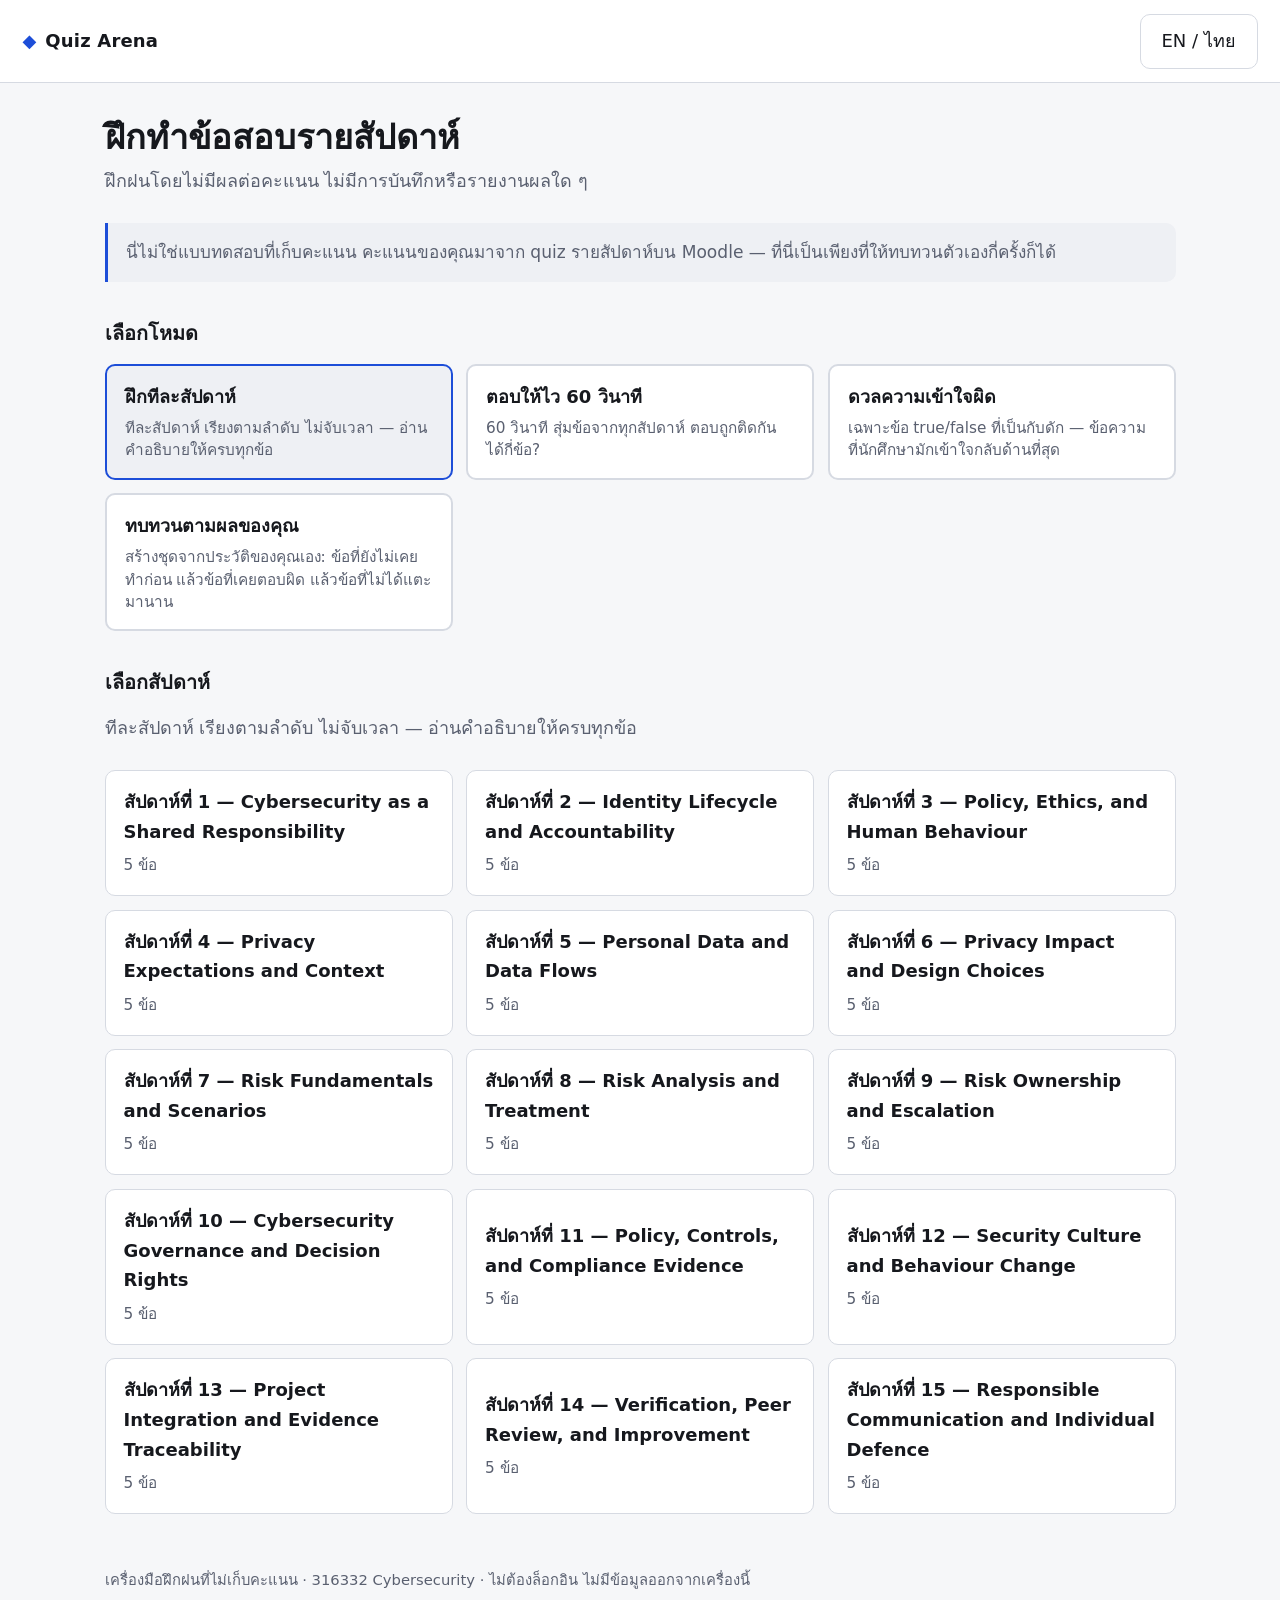
<file: 316332-quiz-arena/index.html>
<!DOCTYPE html>
<html lang="th">
<head>
<meta charset="utf-8">
<meta name="viewport" content="width=device-width, initial-scale=1">
<meta name="robots" content="noindex, nofollow">
<title>Quiz Arena — 316332 Cybersecurity</title>
<link rel="manifest" href="manifest.json">
<link rel="icon" href="icon.svg" type="image/svg+xml">
<meta name="theme-color" content="#1d4ed8">
<link rel="stylesheet" href="styles.css">
</head>
<body>

<header class="topbar">
  <div class="brand">
    <span class="brand-mark" aria-hidden="true">◆</span>
    <span class="brand-text" id="brand-title">Quiz Arena</span>
  </div>
  <div class="topbar-actions">
    <button type="button" id="lang-toggle" class="btn btn-ghost" aria-pressed="false">
      EN / <span lang="th">ไทย</span>
    </button>
  </div>
</header>

<main id="main">

  <!-- ── Screen: pick a week ─────────────────────────────────────────── -->
  <section id="screen-menu" class="screen">
    <h1 class="screen-title" id="menu-title"></h1>
    <p class="screen-lede" id="menu-lede"></p>

    <div class="callout" id="menu-note"></div>

    <h2 class="section-heading" id="menu-mode-heading"></h2>
    <div id="mode-list" class="mode-grid"></div>

    <div id="mode-detail">
      <h2 class="section-heading" id="menu-pick-heading"></h2>
      <p class="screen-lede" id="mode-detail-desc"></p>
      <div id="group-list" class="group-grid"></div>
      <button type="button" id="btn-start-mode" class="btn btn-primary is-hidden"></button>
    </div>
  </section>

  <!-- ── Screen: playing ────────────────────────────────────────────── -->
  <section id="screen-play" class="screen is-hidden">
    <div class="play-head">
      <div class="play-meta">
        <span class="pill" id="play-group"></span>
        <span class="pill pill-quiet" id="play-cognitive"></span>
        <span class="pill pill-timer is-hidden" id="play-timer" role="timer" aria-live="off"></span>
      </div>
      <div class="play-progress">
        <span id="play-count"></span>
        <div class="progress-track"><div class="progress-fill" id="play-progress-fill"></div></div>
      </div>
    </div>

    <h2 class="stem" id="play-stem"></h2>

    <div id="play-choices" class="choice-list" role="group" aria-labelledby="play-stem"></div>

    <div id="play-reveal" class="reveal is-hidden" role="status" aria-live="polite">
      <p class="reveal-verdict" id="reveal-verdict"></p>
      <p class="reveal-explanation" id="reveal-explanation"></p>
      <p class="reveal-source is-hidden" id="reveal-source"></p>
      <button type="button" id="btn-next" class="btn btn-primary"></button>
    </div>

    <button type="button" id="btn-quit" class="btn btn-ghost btn-quit"></button>
  </section>

  <!-- ── Screen: results ────────────────────────────────────────────── -->
  <section id="screen-done" class="screen is-hidden">
    <h1 class="screen-title" id="done-title"></h1>
    <p class="score-line"><span id="done-score" class="score-big"></span> <span id="done-score-label"></span></p>
    <p class="screen-lede" id="done-streak"></p>

    <h2 class="section-heading" id="done-breakdown-heading"></h2>
    <ul id="done-breakdown" class="breakdown"></ul>

    <div class="done-actions">
      <button type="button" id="btn-again" class="btn btn-primary"></button>
      <button type="button" id="btn-menu" class="btn btn-ghost"></button>
    </div>
  </section>

  <!-- ── Screen: load failure ───────────────────────────────────────── -->
  <section id="screen-error" class="screen is-hidden">
    <h1 class="screen-title" id="error-title"></h1>
    <p class="screen-lede" id="error-detail"></p>
  </section>

</main>

<footer class="footer">
  <p id="footer-note"></p>
</footer>

<script type="module" src="app.js"></script>
</body>
</html>
</file>
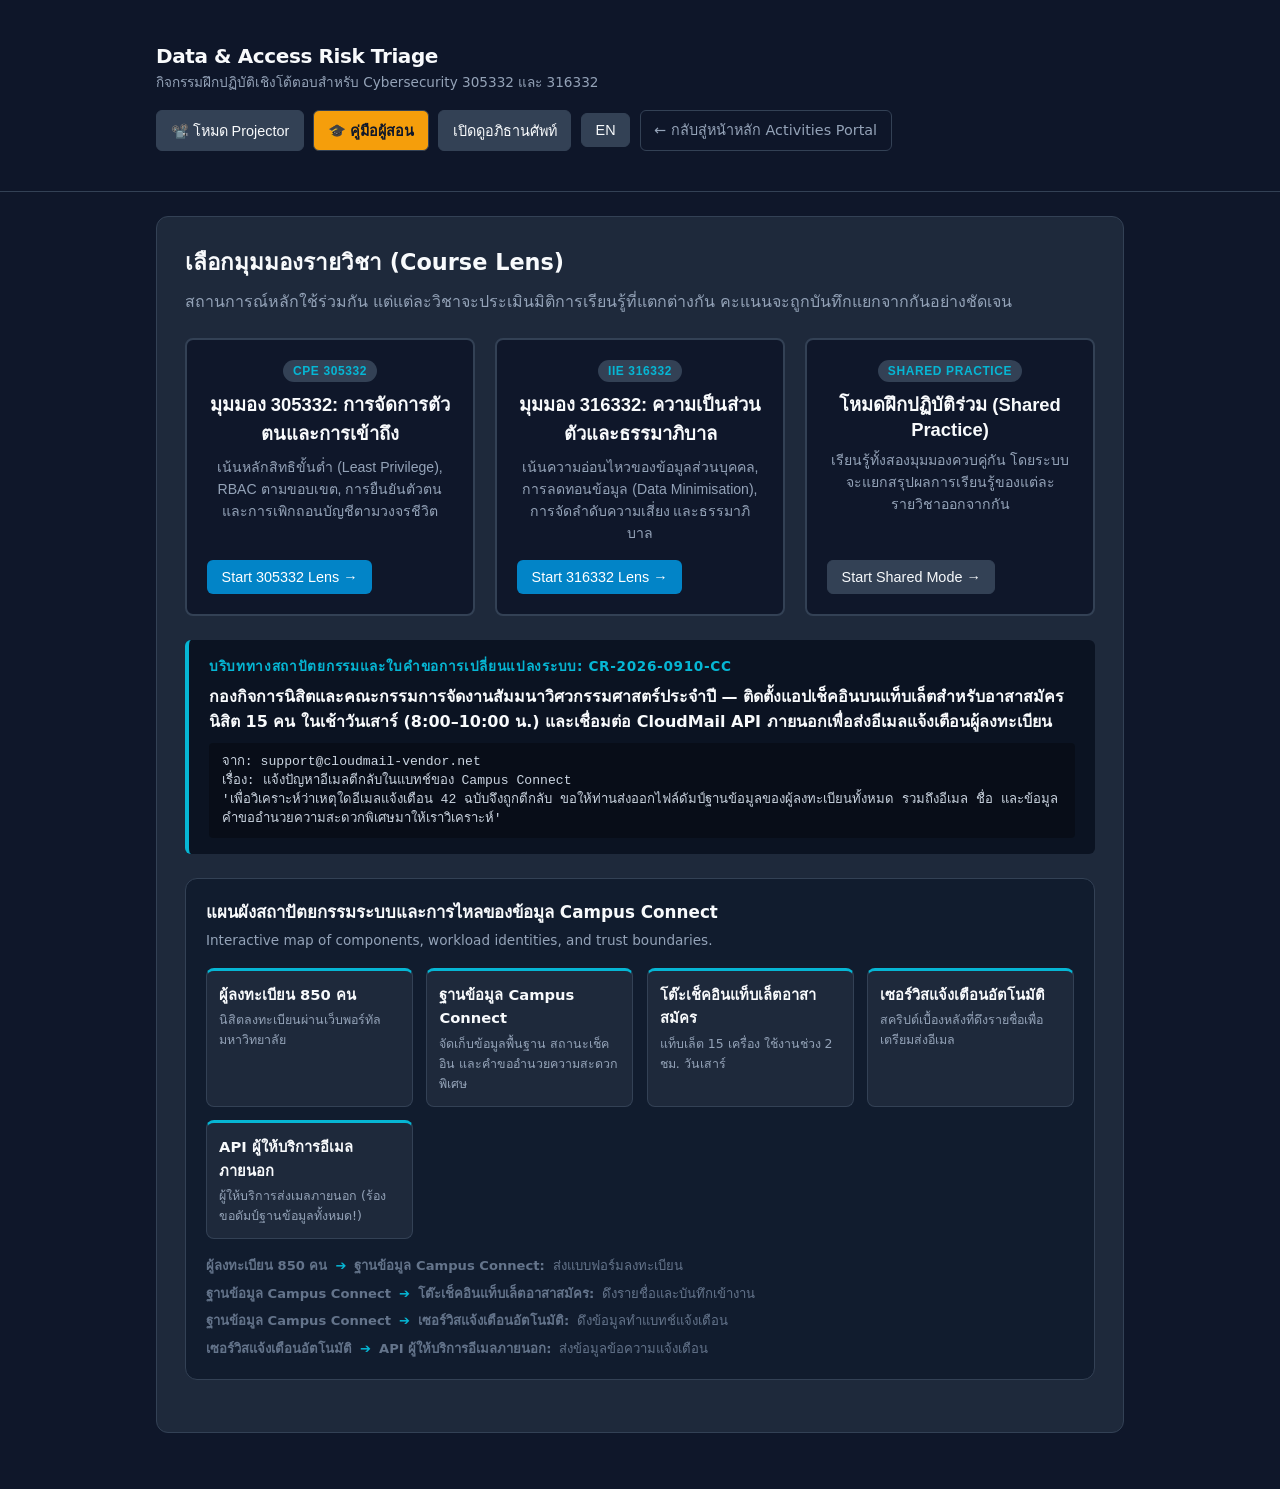
<file: data-access-risk-triage/index.html>
<!doctype html>
<html lang="th">
<head>
  <meta charset="utf-8">
  <meta name="viewport" content="width=device-width, initial-scale=1">
  <title>Data & Access Risk Triage | NU Cybersecurity</title>
  <link rel="stylesheet" href="styles.css">
</head>
<body>
  <header class="app-header">
    <div class="container header-inner">
      <div class="app-title-group">
        <h1 id="app-title">Data & Access Risk Triage</h1>
        <p id="app-subtitle">Interactive Practice for 305332 & 316332 Cybersecurity</p>
      </div>
      <div class="header-controls">
        <button type="button" class="btn btn-secondary" id="btn-toggle-projector" title="Toggle large font & high contrast for projector">📽️ Projector View</button>
        <button type="button" class="btn btn-secondary" id="btn-toggle-instructor" title="Show instructor prompts & classroom timer">🎓 Instructor Guide</button>
        <button type="button" class="btn btn-secondary" id="btn-toggle-glossary">Glossary</button>
        <button type="button" class="btn btn-secondary" id="btn-toggle-lang" aria-label="Toggle language">TH / EN</button>
        <a href="../" class="btn btn-outline" id="btn-back-portal">← Portal</a>
      </div>
    </div>
  </header>

  <main class="container">
    <div class="progress-bar-container" id="progress-container" style="display: none;">
      <div class="lens-badge" id="active-lens-badge">Course Lens: 305332</div>
      <ol class="progress-steps" aria-label="Game progress">
        <li class="progress-step active" id="step-nav-1"><div class="step-number">1</div><span>Map</span></li>
        <li class="progress-step" id="step-nav-2"><div class="step-number">2</div><span>Access</span></li>
        <li class="progress-step" id="step-nav-3"><div class="step-number">3</div><span>Triage</span></li>
        <li class="progress-step" id="step-nav-4"><div class="step-number">4</div><span>Treat</span></li>
        <li class="progress-step" id="step-nav-5"><div class="step-number">5</div><span>Debrief</span></li>
      </ol>
    </div>

    <!-- Screen 0: Lens Selection & Scenario Context -->
    <section class="screen active" id="screen-lens">
      <h2 class="screen-title" id="txt-lens-title">Select Your Course Lens</h2>
      <p class="screen-subtitle" id="txt-lens-subtitle">Choose your active learning lens. The core Campus Connect case is shared, but scoring and debriefs remain distinct.</p>
      
      <div class="lens-grid">
        <button type="button" class="lens-card" data-lens="305332">
          <div>
            <div class="lens-badge">CPE 305332</div>
            <h3 id="txt-lens-305-title">305332 Lens: Identity & Access</h3>
            <p id="txt-lens-305-desc">Focus on least privilege, scoped RBAC, authentication dependencies, and account lifecycle deprovisioning.</p>
          </div>
          <span class="btn btn-primary">Start 305332 Lens →</span>
        </button>

        <button type="button" class="lens-card" data-lens="316332">
          <div>
            <div class="lens-badge">IIE 316332</div>
            <h3 id="txt-lens-316-title">316332 Lens: Privacy & Governance</h3>
            <p id="txt-lens-316-desc">Focus on personal data sensitivity, data minimisation, likelihood/impact triage, and governance controls.</p>
          </div>
          <span class="btn btn-primary">Start 316332 Lens →</span>
        </button>

        <button type="button" class="lens-card" data-lens="shared">
          <div>
            <div class="lens-badge">Shared Practice</div>
            <h3 id="txt-lens-shared-title">Shared Practice Mode</h3>
            <p id="txt-lens-shared-desc">Experience both identity and privacy viewpoints in sequence with separate debriefs.</p>
          </div>
          <span class="btn btn-secondary">Start Shared Mode →</span>
        </button>
      </div>

      <!-- Formal Change Request Ticket Box -->
      <div class="ticket-box">
        <div class="ticket-header" id="txt-ticket-header">Change Request Ticket: CR-2026-0910-CC</div>
        <p id="txt-ticket-summary" style="font-weight: 600; margin-bottom: 0.35rem;"></p>
        <div class="ticket-snippet" id="txt-ticket-snippet"></div>
      </div>

      <!-- Visual System Architecture & Data Flow Diagram -->
      <div class="architecture-box">
        <h3 style="font-size: 1.05rem; margin-bottom: 0.25rem;" id="txt-arch-title">Campus Connect: Architecture & Data Flow</h3>
        <p style="font-size: 0.85rem; color: var(--text-secondary);" id="txt-arch-subtitle">Interactive map of components, workload identities, and trust boundaries.</p>
        <div class="arch-nodes-grid" id="arch-nodes-container"></div>
        <div class="arch-flows-list" id="arch-flows-container"></div>
      </div>
    </section>

    <!-- Screen 1: Round 1 (Map) -->
    <section class="screen" id="screen-round1">
      <!-- Instructor Facilitation Box -->
      <div class="instructor-callout" id="r1-instructor-box" style="display: none;">
        <div class="instructor-callout-header">
          <div class="instructor-callout-title">🎓 Ask the Room</div>
          <div class="class-timer-widget">
            <span class="timer-digits" id="timer-display-r1">01:00</span>
            <button type="button" class="btn btn-outline" data-timer-set="60">1m</button>
            <button type="button" class="btn btn-outline" data-timer-set="120">2m</button>
            <button type="button" class="btn btn-primary" id="btn-timer-toggle-r1">Start</button>
          </div>
        </div>
        <div class="instructor-callout-prompt" id="r1-instructor-prompt"></div>
      </div>

      <h2 class="screen-title" id="r1-title">Round 1 — Map What is at Stake</h2>
      <p class="screen-subtitle" id="r1-instruction">Classify entities and identify verified facts versus explicit unknowns.</p>

      <div id="r1-tasks-container" class="card-list"></div>

      <div class="choice-card" style="margin-top: 1.5rem;">
        <h4 id="r1-ev-question" style="margin-bottom: 0.75rem;">Evidence & Unknowns Check</h4>
        <div id="r1-ev-options" class="card-list"></div>
      </div>

      <div id="r1-feedback" style="display: none;" class="safeguard-banner success">
        <div class="safeguard-icon">✓</div>
        <div class="safeguard-content" id="r1-feedback-text"></div>
      </div>

      <div style="margin-top: 1.5rem; display: flex; justify-content: flex-end;">
        <button type="button" class="btn btn-primary" id="btn-submit-r1">Submit Round 1 →</button>
      </div>
    </section>

    <!-- Screen 2: Round 2 (Access) -->
    <section class="screen" id="screen-round2">
      <!-- Instructor Facilitation Box -->
      <div class="instructor-callout" id="r2-instructor-box" style="display: none;">
        <div class="instructor-callout-header">
          <div class="instructor-callout-title">🎓 Ask the Room</div>
          <div class="class-timer-widget">
            <span class="timer-digits" id="timer-display-r2">01:00</span>
            <button type="button" class="btn btn-outline" data-timer-set="60">1m</button>
            <button type="button" class="btn btn-outline" data-timer-set="120">2m</button>
            <button type="button" class="btn btn-primary" id="btn-timer-toggle-r2">Start</button>
          </div>
        </div>
        <div class="instructor-callout-prompt" id="r2-instructor-prompt"></div>
      </div>

      <h2 class="screen-title" id="r2-title">Round 2 — Decide Scoped Access</h2>
      <p class="screen-subtitle" id="r2-scenario-prompt">Evaluate the requested access and choose a proportionate, scoped decision.</p>

      <div id="r2-decisions-container" class="card-list"></div>

      <div id="r2-safeguard-banner" style="display: none;" class="safeguard-banner">
        <div class="safeguard-icon" id="r2-safeguard-icon">⚠️</div>
        <div class="safeguard-content">
          <h4 id="r2-safeguard-title">Safeguard Alert</h4>
          <p id="r2-safeguard-desc"></p>
        </div>
      </div>

      <div style="margin-top: 1.5rem; display: flex; justify-content: flex-end;">
        <button type="button" class="btn btn-primary" id="btn-submit-r2" disabled>Next: Round 3 →</button>
      </div>
    </section>

    <!-- Screen 3: Round 3 (Triage) -->
    <section class="screen" id="screen-round3">
      <!-- Instructor Facilitation Box -->
      <div class="instructor-callout" id="r3-instructor-box" style="display: none;">
        <div class="instructor-callout-header">
          <div class="instructor-callout-title">🎓 Ask the Room</div>
          <div class="class-timer-widget">
            <span class="timer-digits" id="timer-display-r3">01:00</span>
            <button type="button" class="btn btn-outline" data-timer-set="60">1m</button>
            <button type="button" class="btn btn-outline" data-timer-set="120">2m</button>
            <button type="button" class="btn btn-primary" id="btn-timer-toggle-r3">Start</button>
          </div>
        </div>
        <div class="instructor-callout-prompt" id="r3-instructor-prompt"></div>
      </div>

      <h2 class="screen-title" id="r3-title">Round 3 — Triage Risk & Evidence</h2>
      <p class="screen-subtitle" id="r3-incident-prompt">Assess the security event. Evidence quality strictly limits maximum claimable certainty.</p>

      <div class="triage-grid">
        <div class="triage-field">
          <label for="r3-select-likelihood">Likelihood</label>
          <select id="r3-select-likelihood" class="triage-select">
            <option value="Low">Low</option>
            <option value="Moderate" selected>Moderate</option>
            <option value="High">High</option>
          </select>
        </div>

        <div class="triage-field">
          <label for="r3-select-impact">Impact</label>
          <select id="r3-select-impact" class="triage-select">
            <option value="Minor">Minor</option>
            <option value="Moderate" selected>Moderate</option>
            <option value="Critical">Critical</option>
          </select>
        </div>

        <div class="triage-field">
          <label for="r3-select-confidence">Confidence Level</label>
          <select id="r3-select-confidence" class="triage-select">
            <option value="low">Low (Speculation)</option>
            <option value="medium" selected>Medium (Grounded in facts with unknowns)</option>
            <option value="high">High (Certainty / Definitive)</option>
          </select>
        </div>
      </div>

      <div id="r3-limiter-banner" style="display: none;" class="safeguard-banner blocked">
        <div class="safeguard-icon">⛔</div>
        <div class="safeguard-content">
          <h4>Evidence Limiter Activated</h4>
          <p id="r3-limiter-desc"></p>
        </div>
      </div>

      <div style="margin-top: 1.5rem; display: flex; justify-content: flex-end;">
        <button type="button" class="btn btn-primary" id="btn-submit-r3">Evaluate Triage →</button>
      </div>
    </section>

    <!-- Screen 4: Round 4 (Treat) -->
    <section class="screen" id="screen-round4">
      <!-- Instructor Facilitation Box -->
      <div class="instructor-callout" id="r4-instructor-box" style="display: none;">
        <div class="instructor-callout-header">
          <div class="instructor-callout-title">🎓 Ask the Room</div>
          <div class="class-timer-widget">
            <span class="timer-digits" id="timer-display-r4">01:00</span>
            <button type="button" class="btn btn-outline" data-timer-set="60">1m</button>
            <button type="button" class="btn btn-outline" data-timer-set="120">2m</button>
            <button type="button" class="btn btn-primary" id="btn-timer-toggle-r4">Start</button>
          </div>
        </div>
        <div class="instructor-callout-prompt" id="r4-instructor-prompt"></div>
      </div>

      <h2 class="screen-title" id="r4-title">Round 4 — Treat & Govern</h2>
      <p class="screen-subtitle" id="r4-subtitle">Select a proportionate treatment, assign an accountable owner, and define verification evidence.</p>

      <h4 style="margin: 1rem 0 0.5rem 0;">1. Treatment Control</h4>
      <div id="r4-treatments-container" class="card-list"></div>

      <h4 style="margin: 1.5rem 0 0.5rem 0;">2. Accountable Owner</h4>
      <div id="r4-owners-container" class="card-list"></div>

      <h4 style="margin: 1.5rem 0 0.5rem 0;">3. Verification Evidence</h4>
      <div id="r4-evidence-container" class="card-list"></div>

      <div id="r4-residual-banner" style="display: none;" class="safeguard-banner success">
        <div class="safeguard-icon">🛡️</div>
        <div class="safeguard-content">
          <h4 id="r4-residual-title">Residual Risk State</h4>
          <p id="r4-residual-desc"></p>
        </div>
      </div>

      <div style="margin-top: 1.5rem; display: flex; justify-content: flex-end;">
        <button type="button" class="btn btn-primary" id="btn-submit-r4">View Debrief →</button>
      </div>
    </section>

    <!-- Screen 5: Debrief -->
    <section class="screen" id="screen-debrief">
      <h2 class="screen-title" id="debrief-title">Activity Debrief & Evidence Summary</h2>
      <p class="screen-subtitle" id="debrief-summary-text"></p>

      <div class="debrief-scores">
        <div class="score-box">
          <div class="score-label" id="lbl-score-scope">Scope</div>
          <div class="score-val" id="val-score-scope">0</div>
        </div>
        <div class="score-box">
          <div class="score-label" id="lbl-score-prop">Proportionality</div>
          <div class="score-val" id="val-score-prop">0</div>
        </div>
        <div class="score-box">
          <div class="score-label" id="lbl-score-ev">Evidence</div>
          <div class="score-val" id="val-score-ev">0</div>
        </div>
        <div class="score-box">
          <div class="score-label" id="lbl-score-acc">Accountability</div>
          <div class="score-val" id="val-score-acc">0</div>
        </div>
      </div>

      <div class="choice-card" style="margin: 1.5rem 0;">
        <h4 style="margin-bottom: 0.75rem;">Key Misconceptions & Real-World Context</h4>
        <ul id="debrief-misconceptions" style="padding-left: 1.25rem; font-size: 0.95rem; color: var(--text-secondary); line-height: 1.6;"></ul>
      </div>

      <div style="margin-top: 2rem; display: flex; justify-content: space-between; flex-wrap: wrap; gap: 1rem;">
        <button type="button" class="btn btn-secondary" id="btn-restart-activity">Restart Activity</button>
        <a href="../" class="btn btn-primary">Return to Activities Portal →</a>
      </div>
    </section>
  </main>

  <!-- Glossary Modal -->
  <div class="modal-overlay" id="glossary-modal" role="dialog" aria-modal="true" aria-labelledby="glossary-dialog-title">
    <div class="modal-dialog">
      <div class="modal-header">
        <h2 id="glossary-dialog-title">Key Concepts & Glossary</h2>
        <button type="button" class="btn btn-outline" id="btn-close-glossary">✕</button>
      </div>
      <div id="glossary-list"></div>
    </div>
  </div>

  <script src="game-core.js"></script>
  <script src="i18n.js"></script>
  <script src="app.js"></script>
</body>
</html>
</file>
<file: styles.css>
:root {
  color-scheme: dark;
  font-family: Inter, ui-sans-serif, system-ui, -apple-system, BlinkMacSystemFont, "Segoe UI", sans-serif;
  background: #071321;
  color: #e9f2ff;
}

* { box-sizing: border-box; }

body {
  min-height: 100vh;
  margin: 0;
  background: radial-gradient(circle at 15% 15%, #153d5e 0, transparent 34rem), radial-gradient(circle at 85% 80%, #173d37 0, transparent 32rem), #071321;
}

.shell { width: min(1100px, calc(100% - 2rem)); margin: 0 auto; padding: 4.5rem 0 3rem; }
.hero { max-width: 720px; margin-bottom: 2.7rem; }
.eyebrow, .course { color: #72e3d1; font-size: .8rem; font-weight: 700; letter-spacing: .11em; text-transform: uppercase; }
h1 { margin: .45rem 0 .7rem; font-size: clamp(2.2rem, 6vw, 4.5rem); line-height: 1.02; }
.lede { max-width: 650px; color: #b6c9df; font-size: 1.13rem; line-height: 1.6; }
.th, .thai { color: #d3e4f7; }

.activities { display: grid; grid-template-columns: repeat(auto-fit, minmax(280px, 1fr)); gap: 1.2rem; }
.card { display: flex; flex-direction: column; min-height: 360px; padding: 1.75rem; border: 1px solid #31516f; border-radius: 1.25rem; background: rgba(11, 31, 51, .88); box-shadow: 0 18px 45px rgba(0, 0, 0, .22); }
.card-quiz { border-color: #3b8072; background: rgba(10, 44, 47, .87); }
.card-triage { border-color: #5b5490; background: rgba(22, 19, 45, .88); }
.card h2 { margin: .4rem 0 .15rem; font-size: 1.75rem; }
.card p { line-height: 1.55; color: #c7d9ea; }
.card ul { margin: .45rem 0 1.6rem; padding-left: 1.2rem; color: #aac2d9; line-height: 1.7; }
.launch { display: inline-flex; align-items: center; justify-content: space-between; gap: 1.4rem; margin-top: auto; padding: .85rem 1rem; border-radius: .65rem; background: #72e3d1; color: #062526; font-weight: 800; text-decoration: none; }
.launch:hover, .launch:focus-visible { background: #a2f2e6; outline: 3px solid #fff; outline-offset: 3px; }
.notice { margin-top: 1.25rem; padding: 1rem 1.2rem; border-left: 4px solid #eab765; border-radius: .45rem; background: rgba(106, 73, 22, .23); color: #f5dfb8; line-height: 1.5; }
footer { margin-top: 2.6rem; color: #8ea8c2; font-size: .9rem; }

@media (max-width: 560px) { .shell { padding-top: 2.5rem; } .card { min-height: unset; } }
</file>
<file: 316332-quiz-arena/styles.css>
/* Quiz Arena — projection-safe styling.
   Sized for a lecture-hall projector first (this doubles as the K4 in-class round), then
   scaled down for phones. Theme follows the viewer's OS setting; no toggle, no stored preference. */

:root {
  color-scheme: light dark;

  --bg: #f6f7f9;
  --surface: #ffffff;
  --surface-2: #eef0f4;
  --ink: #16181d;
  --ink-quiet: #5a6070;
  --line: #d6dae2;

  --accent: #1d4ed8;
  --accent-ink: #ffffff;
  --correct: #15803d;
  --correct-bg: #dcfce7;
  --wrong: #b91c1c;
  --wrong-bg: #fee2e2;

  --radius: 10px;
  --gap: 1rem;
  --measure: 62rem;
}

@media (prefers-color-scheme: dark) {
  :root {
    --bg: #14161a;
    --surface: #1c1f26;
    --surface-2: #252932;
    --ink: #f2f4f8;
    --ink-quiet: #a4acbd;
    --line: #363c48;

    --accent: #7aa2ff;
    --accent-ink: #10131a;
    --correct: #7ee2a8;
    --correct-bg: #16351f;
    --wrong: #ffa2a2;
    --wrong-bg: #3a1a1a;
  }
}

* { box-sizing: border-box; }

html { font-size: 18px; }

body {
  margin: 0;
  background: var(--bg);
  color: var(--ink);
  font-family: system-ui, -apple-system, "Segoe UI", "Noto Sans Thai", "Sarabun", sans-serif;
  line-height: 1.65;
}

.is-hidden { display: none !important; }

/* ── top bar ─────────────────────────────────────────────────────── */

.topbar {
  display: flex;
  align-items: center;
  justify-content: space-between;
  gap: var(--gap);
  padding: 0.75rem 1.25rem;
  background: var(--surface);
  border-bottom: 1px solid var(--line);
}

.brand { display: flex; align-items: center; gap: 0.5rem; font-weight: 700; }
.brand-mark { color: var(--accent); }
.brand-text { letter-spacing: 0.01em; }

/* ── layout ──────────────────────────────────────────────────────── */

#main {
  max-width: var(--measure);
  margin: 0 auto;
  padding: 1.75rem 1.25rem 3rem;
}

.screen-title { font-size: 1.9rem; line-height: 1.3; margin: 0 0 0.4rem; }
.screen-lede  { color: var(--ink-quiet); margin: 0 0 1.5rem; }
.section-heading { font-size: 1.1rem; margin: 2rem 0 0.75rem; }

.callout {
  background: var(--surface-2);
  border-left: 3px solid var(--accent);
  border-radius: 0 var(--radius) var(--radius) 0;
  padding: 0.85rem 1rem;
  color: var(--ink-quiet);
  font-size: 0.95rem;
}

/* ── buttons ─────────────────────────────────────────────────────── */

.btn {
  font: inherit;
  border-radius: var(--radius);
  border: 1px solid var(--line);
  padding: 0.65rem 1.15rem;
  cursor: pointer;
  background: var(--surface);
  color: var(--ink);
  transition: border-color 0.12s, background 0.12s;
}
.btn:hover { border-color: var(--accent); }
.btn:focus-visible { outline: 3px solid var(--accent); outline-offset: 2px; }

.btn-primary { background: var(--accent); color: var(--accent-ink); border-color: var(--accent); font-weight: 600; }
.btn-ghost   { background: transparent; }
.btn-quit    { margin-top: 2rem; color: var(--ink-quiet); font-size: 0.9rem; }

/* ── mode picker ─────────────────────────────────────────────────── */

.mode-grid {
  display: grid;
  grid-template-columns: repeat(auto-fit, minmax(15rem, 1fr));
  gap: 0.75rem;
  margin-bottom: 0.5rem;
}

.mode-card {
  display: flex;
  flex-direction: column;
  gap: 0.3rem;
  text-align: start;
  font: inherit;
  cursor: pointer;
  background: var(--surface);
  color: var(--ink);
  border: 2px solid var(--line);
  border-radius: var(--radius);
  padding: 0.9rem 1rem;
  transition: border-color 0.12s, background 0.12s;
}
.mode-card:hover { border-color: var(--accent); }
.mode-card:focus-visible { outline: 3px solid var(--accent); outline-offset: 2px; }
.mode-card.is-active { border-color: var(--accent); background: var(--surface-2); }

.mode-card-name { font-weight: 700; }
.mode-card-desc { color: var(--ink-quiet); font-size: 0.85rem; line-height: 1.45; }

#btn-start-mode { margin-top: 0.5rem; }

/* ── week picker ─────────────────────────────────────────────────── */

.group-grid {
  display: grid;
  grid-template-columns: repeat(auto-fill, minmax(16rem, 1fr));
  gap: 0.75rem;
}

.group-card {
  display: block;
  width: 100%;
  text-align: start;
  font: inherit;
  cursor: pointer;
  background: var(--surface);
  color: var(--ink);
  border: 1px solid var(--line);
  border-radius: var(--radius);
  padding: 0.9rem 1rem;
  transition: border-color 0.12s, transform 0.12s;
}
.group-card:hover { border-color: var(--accent); transform: translateY(-1px); }
.group-card:focus-visible { outline: 3px solid var(--accent); outline-offset: 2px; }

.group-card-label { font-weight: 600; display: block; margin-bottom: 0.15rem; }
.group-card-meta  { color: var(--ink-quiet); font-size: 0.85rem; }

/* ── play screen ─────────────────────────────────────────────────── */

.play-head {
  display: flex;
  flex-wrap: wrap;
  align-items: center;
  justify-content: space-between;
  gap: var(--gap);
  margin-bottom: 1.5rem;
}

.play-meta { display: flex; flex-wrap: wrap; gap: 0.4rem; }

.pill {
  background: var(--surface-2);
  border-radius: 999px;
  padding: 0.2rem 0.75rem;
  font-size: 0.82rem;
  color: var(--ink-quiet);
}
.pill-quiet { opacity: 0.85; }

.pill-timer {
  background: var(--accent);
  color: var(--accent-ink);
  font-weight: 700;
  font-variant-numeric: tabular-nums;
}
.pill-timer.is-urgent { background: var(--wrong); color: var(--wrong-bg); }

.play-progress { min-width: 12rem; font-size: 0.85rem; color: var(--ink-quiet); }

.progress-track {
  height: 5px;
  background: var(--surface-2);
  border-radius: 999px;
  overflow: hidden;
  margin-top: 0.35rem;
}
.progress-fill {
  height: 100%;
  background: var(--accent);
  width: 0%;
  transition: width 0.2s ease;
}

.stem {
  font-size: 1.5rem;
  line-height: 1.45;
  font-weight: 600;
  margin: 0 0 1.5rem;
}

.choice-list { display: grid; gap: 0.6rem; }

.choice {
  display: flex;
  align-items: flex-start;
  gap: 0.8rem;
  width: 100%;
  text-align: start;
  font: inherit;
  font-size: 1.1rem;
  cursor: pointer;
  background: var(--surface);
  color: var(--ink);
  border: 2px solid var(--line);
  border-radius: var(--radius);
  padding: 0.9rem 1.1rem;
  transition: border-color 0.12s, background 0.12s;
}
.choice:hover:not(:disabled) { border-color: var(--accent); }
.choice:focus-visible { outline: 3px solid var(--accent); outline-offset: 2px; }
.choice:disabled { cursor: default; }

.choice-key {
  flex: none;
  min-width: 1.9rem;
  height: 1.9rem;
  display: grid;
  place-items: center;
  border-radius: 6px;
  background: var(--surface-2);
  font-size: 0.9rem;
  font-weight: 700;
}

.choice.is-correct { border-color: var(--correct); background: var(--correct-bg); }
.choice.is-correct .choice-key { background: var(--correct); color: var(--correct-bg); }
.choice.is-wrong   { border-color: var(--wrong);   background: var(--wrong-bg); }
.choice.is-wrong .choice-key { background: var(--wrong); color: var(--wrong-bg); }

/* ── reveal ──────────────────────────────────────────────────────── */

.reveal {
  margin-top: 1.5rem;
  padding: 1.15rem 1.25rem;
  background: var(--surface);
  border: 1px solid var(--line);
  border-radius: var(--radius);
}

.reveal-verdict { font-weight: 700; font-size: 1.15rem; margin: 0 0 0.5rem; }
.reveal.is-correct .reveal-verdict { color: var(--correct); }
.reveal.is-wrong   .reveal-verdict { color: var(--wrong); }

.reveal-explanation { margin: 0 0 0.75rem; }

/* Misconception items: the correction IS the teaching point, so it leads rather than reading as
   a footnote to the verdict (DESIGN.md §5). */
.reveal.emphasise .reveal-explanation {
  font-size: 1.25rem;
  line-height: 1.5;
  font-weight: 600;
  color: var(--ink);
  border-inline-start: 4px solid var(--accent);
  padding-inline-start: 0.9rem;
  margin-block: 0.25rem 1rem;
}

.reveal-source {
  margin: 0 0 1rem;
  font-size: 0.82rem;
  color: var(--ink-quiet);
  font-family: ui-monospace, SFMono-Regular, Menlo, monospace;
  overflow-wrap: anywhere;
}

/* ── results ─────────────────────────────────────────────────────── */

.score-line { display: flex; align-items: baseline; gap: 0.6rem; margin: 0 0 0.25rem; }
.score-big  { font-size: 3rem; font-weight: 700; line-height: 1; color: var(--accent); }

.breakdown { list-style: none; padding: 0; margin: 0; display: grid; gap: 0.5rem; }
.breakdown li {
  display: flex;
  justify-content: space-between;
  gap: var(--gap);
  background: var(--surface);
  border: 1px solid var(--line);
  border-radius: var(--radius);
  padding: 0.7rem 1rem;
}
.breakdown-label { color: var(--ink-quiet); }
.breakdown-value { font-weight: 600; font-variant-numeric: tabular-nums; }

.done-actions { display: flex; flex-wrap: wrap; gap: 0.75rem; margin-top: 2rem; }

/* ── footer ──────────────────────────────────────────────────────── */

.footer {
  max-width: var(--measure);
  margin: 0 auto;
  padding: 0 1.25rem 2.5rem;
  color: var(--ink-quiet);
  font-size: 0.82rem;
}
.footer p { margin: 0; }

/* ── projector: bigger type on wide screens ──────────────────────── */

@media (min-width: 1400px) {
  html { font-size: 21px; }
  .stem { font-size: 1.8rem; }
  .choice { font-size: 1.2rem; }
}

/* ── phone ───────────────────────────────────────────────────────── */

@media (max-width: 480px) {
  html { font-size: 17px; }
  .screen-title { font-size: 1.5rem; }
  .stem { font-size: 1.25rem; }
  .group-grid { grid-template-columns: 1fr; }
  .done-actions .btn { flex: 1 1 100%; }
}

@media (prefers-reduced-motion: reduce) {
  * { transition: none !important; }
}
</file>
<file: data-access-risk-triage/styles.css>
/* styles.css - Data & Access Risk Triage with Instructor-Guided Projector Mode */

:root {
  --bg-primary: #0f172a;
  --bg-surface: #1e293b;
  --bg-surface-elevated: #334155;
  --bg-card: #1e293b;
  --text-primary: #f8fafc;
  --text-secondary: #94a3b8;
  --text-muted: #64748b;
  --border-color: #334155;
  --border-focus: #38bdf8;
  --accent-blue: #0284c7;
  --accent-blue-hover: #0369a1;
  --accent-cyan: #06b6d4;
  --accent-emerald: #10b981;
  --accent-amber: #f59e0b;
  --accent-rose: #f43f5e;
  --accent-purple: #8b5cf6;
  --font-sans: system-ui, -apple-system, BlinkMacSystemFont, 'Segoe UI', Roboto, 'Noto Sans Thai', sans-serif;
  --base-font-size: 1rem;
}

* {
  box-sizing: border-box;
  margin: 0;
  padding: 0;
}

body {
  font-family: var(--font-sans);
  background-color: var(--bg-primary);
  color: var(--text-primary);
  line-height: 1.6;
  font-size: var(--base-font-size);
  min-height: 100vh;
  display: flex;
  flex-direction: column;
  transition: font-size 0.15s ease;
}

/* --- Projector Mode Enhancements --- */
body.projector-mode {
  --base-font-size: 1.15rem;
  --bg-primary: #0b1120;
  --bg-surface: #182234;
  --bg-surface-elevated: #26354a;
  --border-color: #475569;
}

body.projector-mode .container {
  max-width: 1200px;
}

body.projector-mode .screen-title {
  font-size: 1.75rem;
}

body.projector-mode .choice-title {
  font-size: 1.25rem;
}

body.projector-mode .btn {
  padding: 0.65rem 1.25rem;
  font-size: 1.05rem;
}

/* Utility Links & Buttons */
a {
  color: var(--accent-cyan);
  text-decoration: none;
}

a:hover, a:focus-visible {
  text-decoration: underline;
}

button:focus-visible, a:focus-visible, select:focus-visible, input:focus-visible {
  outline: 3px solid var(--border-focus);
  outline-offset: 2px;
}

.container {
  width: 100%;
  max-width: 1000px;
  margin: 0 auto;
  padding: 1.5rem 1rem;
}

/* Header */
.app-header {
  border-bottom: 1px solid var(--border-color);
  padding: 1rem 0;
  background-color: rgba(15, 23, 42, 0.95);
  position: sticky;
  top: 0;
  z-index: 100;
  backdrop-filter: blur(8px);
}

.header-inner {
  display: flex;
  justify-content: space-between;
  align-items: center;
  flex-wrap: wrap;
  gap: 1rem;
}

.app-title-group h1 {
  font-size: 1.25rem;
  font-weight: 700;
  color: var(--text-primary);
  letter-spacing: -0.02em;
}

.app-title-group p {
  font-size: 0.85rem;
  color: var(--text-secondary);
}

.header-controls {
  display: flex;
  align-items: center;
  gap: 0.6rem;
  flex-wrap: wrap;
}

.btn {
  display: inline-flex;
  align-items: center;
  justify-content: center;
  padding: 0.5rem 0.85rem;
  border-radius: 0.375rem;
  font-size: 0.9rem;
  font-weight: 500;
  cursor: pointer;
  border: 1px solid transparent;
  transition: all 0.15s ease-in-out;
}

.btn-primary {
  background-color: var(--accent-blue);
  color: #fff;
}

.btn-primary:hover {
  background-color: var(--accent-blue-hover);
}

.btn-secondary {
  background-color: var(--bg-surface-elevated);
  color: var(--text-primary);
  border-color: var(--border-color);
}

.btn-secondary:hover {
  background-color: #475569;
}

.btn-outline {
  background: transparent;
  color: var(--text-secondary);
  border-color: var(--border-color);
}

.btn-outline:hover {
  color: var(--text-primary);
  border-color: var(--text-secondary);
}

.btn-active {
  background-color: var(--accent-amber) !important;
  color: #0f172a !important;
  font-weight: 700;
}

/* Instructor Facilitator Box */
.instructor-callout {
  background-color: rgba(245, 158, 11, 0.08);
  border: 2px solid var(--accent-amber);
  border-radius: 0.5rem;
  padding: 1rem 1.25rem;
  margin: 1.25rem 0;
}

.instructor-callout-header {
  display: flex;
  justify-content: space-between;
  align-items: center;
  margin-bottom: 0.5rem;
}

.instructor-callout-title {
  color: var(--accent-amber);
  font-size: 0.95rem;
  font-weight: 700;
  display: flex;
  align-items: center;
  gap: 0.4rem;
}

.instructor-callout-prompt {
  font-size: 1rem;
  font-weight: 500;
  color: #fef3c7;
  line-height: 1.5;
}

/* Classroom Timer */
.class-timer-widget {
  display: inline-flex;
  align-items: center;
  gap: 0.5rem;
  background-color: var(--bg-surface-elevated);
  padding: 0.35rem 0.65rem;
  border-radius: 0.375rem;
  border: 1px solid var(--border-color);
  margin-top: 0.5rem;
}

.timer-digits {
  font-family: ui-monospace, SFMono-Regular, Menlo, Monaco, Consolas, monospace;
  font-weight: 700;
  font-size: 1.1rem;
  color: var(--accent-cyan);
  min-width: 48px;
  text-align: center;
}

/* Visual Architecture & Data Flow Diagram */
.architecture-box {
  background-color: #111c2e;
  border: 1px solid var(--border-color);
  border-radius: 0.75rem;
  padding: 1.25rem;
  margin: 1.5rem 0;
}

.arch-nodes-grid {
  display: grid;
  grid-template-columns: repeat(auto-fit, minmax(180px, 1fr));
  gap: 0.85rem;
  margin: 1rem 0;
}

.arch-node {
  background-color: var(--bg-surface);
  border: 1px solid var(--border-color);
  border-radius: 0.5rem;
  padding: 0.75rem;
  border-top: 3px solid var(--accent-cyan);
}

.arch-node-title {
  font-weight: 600;
  font-size: 0.92rem;
  margin-bottom: 0.25rem;
}

.arch-node-detail {
  font-size: 0.78rem;
  color: var(--text-secondary);
}

.arch-flows-list {
  display: flex;
  flex-direction: column;
  gap: 0.4rem;
  margin-top: 0.75rem;
  font-size: 0.82rem;
  color: var(--text-muted);
}

.arch-flow-item {
  display: flex;
  align-items: center;
  gap: 0.5rem;
}

.arch-flow-arrow {
  color: var(--accent-cyan);
  font-weight: bold;
}

/* ITSM Change Request Ticket Box */
.ticket-box {
  background-color: #0b1322;
  border-left: 4px solid var(--accent-cyan);
  border-radius: 0.375rem;
  padding: 1rem 1.25rem;
  margin: 1.25rem 0;
  font-family: inherit;
}

.ticket-header {
  font-size: 0.85rem;
  color: var(--accent-cyan);
  font-weight: 700;
  text-transform: uppercase;
  letter-spacing: 0.05em;
  margin-bottom: 0.35rem;
}

.ticket-snippet {
  background-color: rgba(0, 0, 0, 0.3);
  border-radius: 0.25rem;
  padding: 0.6rem 0.8rem;
  margin-top: 0.5rem;
  font-family: ui-monospace, SFMono-Regular, Menlo, Monaco, Consolas, monospace;
  font-size: 0.82rem;
  color: #cbd5e1;
  white-space: pre-wrap;
  line-height: 1.45;
}

/* Progress Tracker */
.progress-bar-container {
  margin: 1.5rem 0 2rem 0;
  background-color: var(--bg-surface);
  border-radius: 0.5rem;
  padding: 1rem;
  border: 1px solid var(--border-color);
}

.lens-badge {
  display: inline-block;
  padding: 0.25rem 0.6rem;
  border-radius: 9999px;
  font-size: 0.75rem;
  font-weight: 600;
  text-transform: uppercase;
  letter-spacing: 0.05em;
  background-color: var(--bg-surface-elevated);
  color: var(--accent-cyan);
  margin-bottom: 0.5rem;
}

.progress-steps {
  display: flex;
  justify-content: space-between;
  list-style: none;
}

.progress-step {
  display: flex;
  flex-direction: column;
  align-items: center;
  flex: 1;
  text-align: center;
  font-size: 0.82rem;
  color: var(--text-muted);
}

.progress-step.active {
  color: var(--accent-cyan);
  font-weight: 700;
}

.progress-step.completed {
  color: var(--accent-emerald);
}

.step-number {
  width: 30px;
  height: 30px;
  border-radius: 50%;
  background-color: var(--bg-surface-elevated);
  display: flex;
  align-items: center;
  justify-content: center;
  margin-bottom: 0.25rem;
  font-weight: bold;
}

.progress-step.active .step-number {
  background-color: var(--accent-cyan);
  color: var(--bg-primary);
}

.progress-step.completed .step-number {
  background-color: var(--accent-emerald);
  color: var(--bg-primary);
}

/* Screen Sections */
.screen {
  display: none;
  background-color: var(--bg-surface);
  border-radius: 0.75rem;
  border: 1px solid var(--border-color);
  padding: 1.75rem;
  margin-bottom: 2rem;
  animation: fadeIn 0.15s ease-in-out;
}

.screen.active {
  display: block;
}

@keyframes fadeIn {
  from { opacity: 0; transform: translateY(4px); }
  to { opacity: 1; transform: translateY(0); }
}

.screen-title {
  font-size: 1.4rem;
  font-weight: 700;
  margin-bottom: 0.5rem;
}

.screen-subtitle {
  color: var(--text-secondary);
  margin-bottom: 1.5rem;
}

/* Lens Grid */
.lens-grid {
  display: grid;
  grid-template-columns: repeat(auto-fit, minmax(280px, 1fr));
  gap: 1.25rem;
  margin: 1.5rem 0;
}

.lens-card {
  background-color: var(--bg-primary);
  border: 2px solid var(--border-color);
  border-radius: 0.5rem;
  padding: 1.25rem;
  cursor: pointer;
  transition: all 0.15s ease;
  display: flex;
  flex-direction: column;
  justify-content: space-between;
}

.lens-card:hover, .lens-card:focus-visible {
  border-color: var(--accent-blue);
  background-color: #131d33;
}

.lens-card h3 {
  font-size: 1.15rem;
  margin-bottom: 0.5rem;
  color: var(--text-primary);
}

.lens-card p {
  font-size: 0.88rem;
  color: var(--text-secondary);
  margin-bottom: 1rem;
}

/* Choice Lists */
.card-list {
  display: flex;
  flex-direction: column;
  gap: 1rem;
  margin: 1.25rem 0;
}

.choice-card {
  background-color: var(--bg-primary);
  border: 1px solid var(--border-color);
  border-radius: 0.5rem;
  padding: 1rem 1.25rem;
  cursor: pointer;
  transition: all 0.15s ease;
}

.choice-card:hover {
  border-color: #475569;
}

.choice-card.selected {
  border-color: var(--accent-cyan);
  background-color: rgba(6, 182, 212, 0.06);
}

.choice-title {
  font-weight: 600;
  font-size: 1.05rem;
  margin-bottom: 0.35rem;
}

.choice-desc {
  font-size: 0.9rem;
  color: var(--text-secondary);
}

/* Safeguard Alert Banner */
.safeguard-banner {
  border-radius: 0.5rem;
  padding: 1.1rem 1.35rem;
  margin: 1.25rem 0;
  display: flex;
  align-items: flex-start;
  gap: 0.85rem;
}

.safeguard-banner.blocked {
  background-color: rgba(244, 63, 94, 0.12);
  border: 2px solid var(--accent-rose);
  color: #fecdd3;
}

.safeguard-banner.success {
  background-color: rgba(16, 185, 129, 0.12);
  border: 2px solid var(--accent-emerald);
  color: #a7f3d0;
}

.safeguard-icon {
  font-size: 1.4rem;
  line-height: 1;
}

.safeguard-content h4 {
  font-size: 1.05rem;
  font-weight: 700;
  margin-bottom: 0.25rem;
}

.safeguard-content p {
  font-size: 0.92rem;
  line-height: 1.5;
}

/* Triage Grid */
.triage-grid {
  display: grid;
  grid-template-columns: repeat(auto-fit, minmax(220px, 1fr));
  gap: 1rem;
  margin: 1.25rem 0;
}

.triage-field {
  display: flex;
  flex-direction: column;
  gap: 0.35rem;
}

.triage-field label {
  font-size: 0.9rem;
  font-weight: 600;
  color: var(--text-secondary);
}

.triage-select {
  padding: 0.6rem;
  border-radius: 0.375rem;
  background-color: var(--bg-primary);
  border: 1px solid var(--border-color);
  color: var(--text-primary);
  font-size: 0.95rem;
}

/* Debrief Grid */
.debrief-scores {
  display: grid;
  grid-template-columns: repeat(auto-fit, minmax(180px, 1fr));
  gap: 1rem;
  margin: 1.5rem 0;
}

.score-box {
  background-color: var(--bg-primary);
  border: 1px solid var(--border-color);
  border-radius: 0.5rem;
  padding: 1rem;
  text-align: center;
}

.score-label {
  font-size: 0.85rem;
  color: var(--text-secondary);
  text-transform: uppercase;
}

.score-val {
  font-size: 2rem;
  font-weight: 700;
  color: var(--accent-cyan);
  margin-top: 0.25rem;
}

/* Modal */
.modal-overlay {
  display: none;
  position: fixed;
  inset: 0;
  background-color: rgba(0, 0, 0, 0.75);
  z-index: 200;
  align-items: center;
  justify-content: center;
  padding: 1rem;
}

.modal-overlay.active {
  display: flex;
}

.modal-dialog {
  background-color: var(--bg-surface);
  border: 1px solid var(--border-color);
  border-radius: 0.75rem;
  max-width: 640px;
  width: 100%;
  max-height: 80vh;
  overflow-y: auto;
  padding: 1.5rem;
}

.modal-header {
  display: flex;
  justify-content: space-between;
  align-items: center;
  margin-bottom: 1rem;
  border-bottom: 1px solid var(--border-color);
  padding-bottom: 0.75rem;
}

.modal-header h2 {
  font-size: 1.2rem;
}

.glossary-item {
  margin-bottom: 1rem;
}

.glossary-term {
  font-weight: 700;
  color: var(--accent-cyan);
  margin-bottom: 0.2rem;
}

.glossary-def {
  font-size: 0.9rem;
  color: var(--text-secondary);
}

@media (max-width: 640px) {
  .header-inner {
    flex-direction: column;
    align-items: flex-start;
  }
  .header-controls {
    width: 100%;
    justify-content: space-between;
  }
  .progress-step span {
    display: none;
  }
}
</file>
